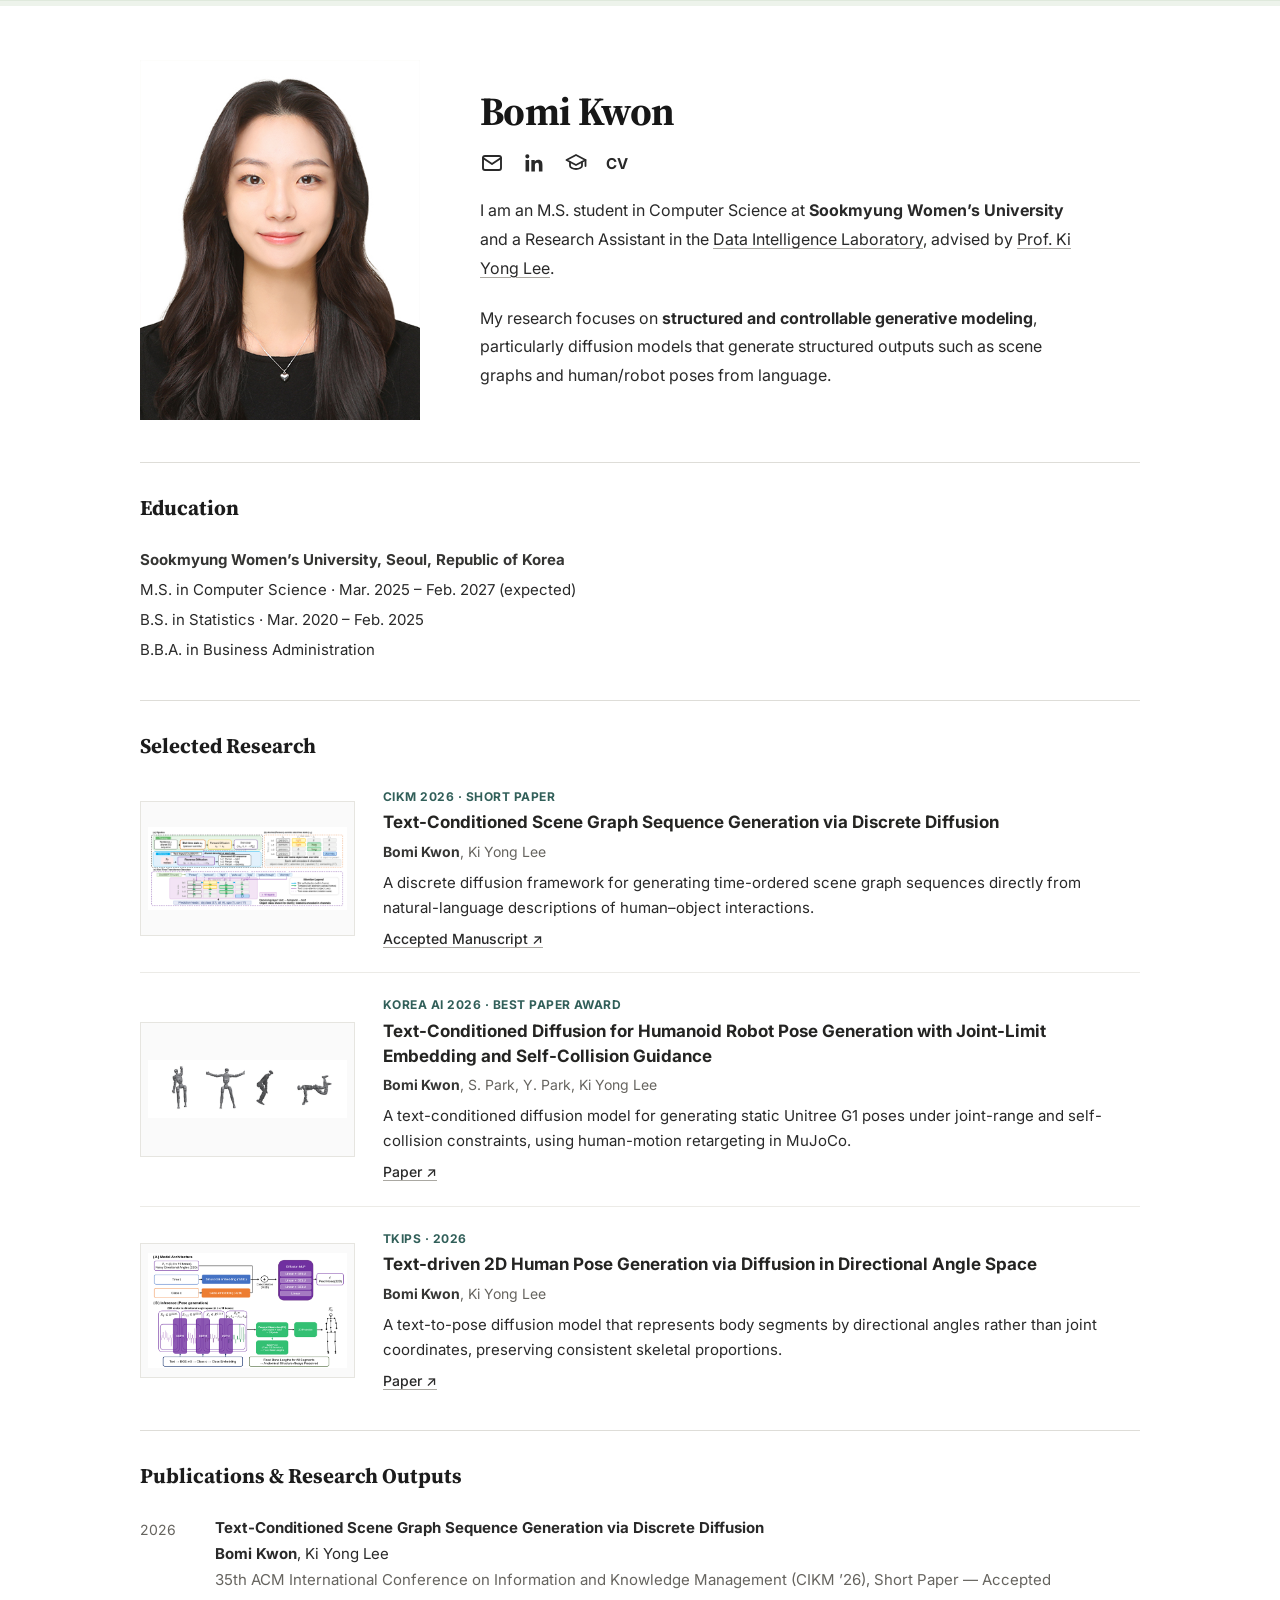
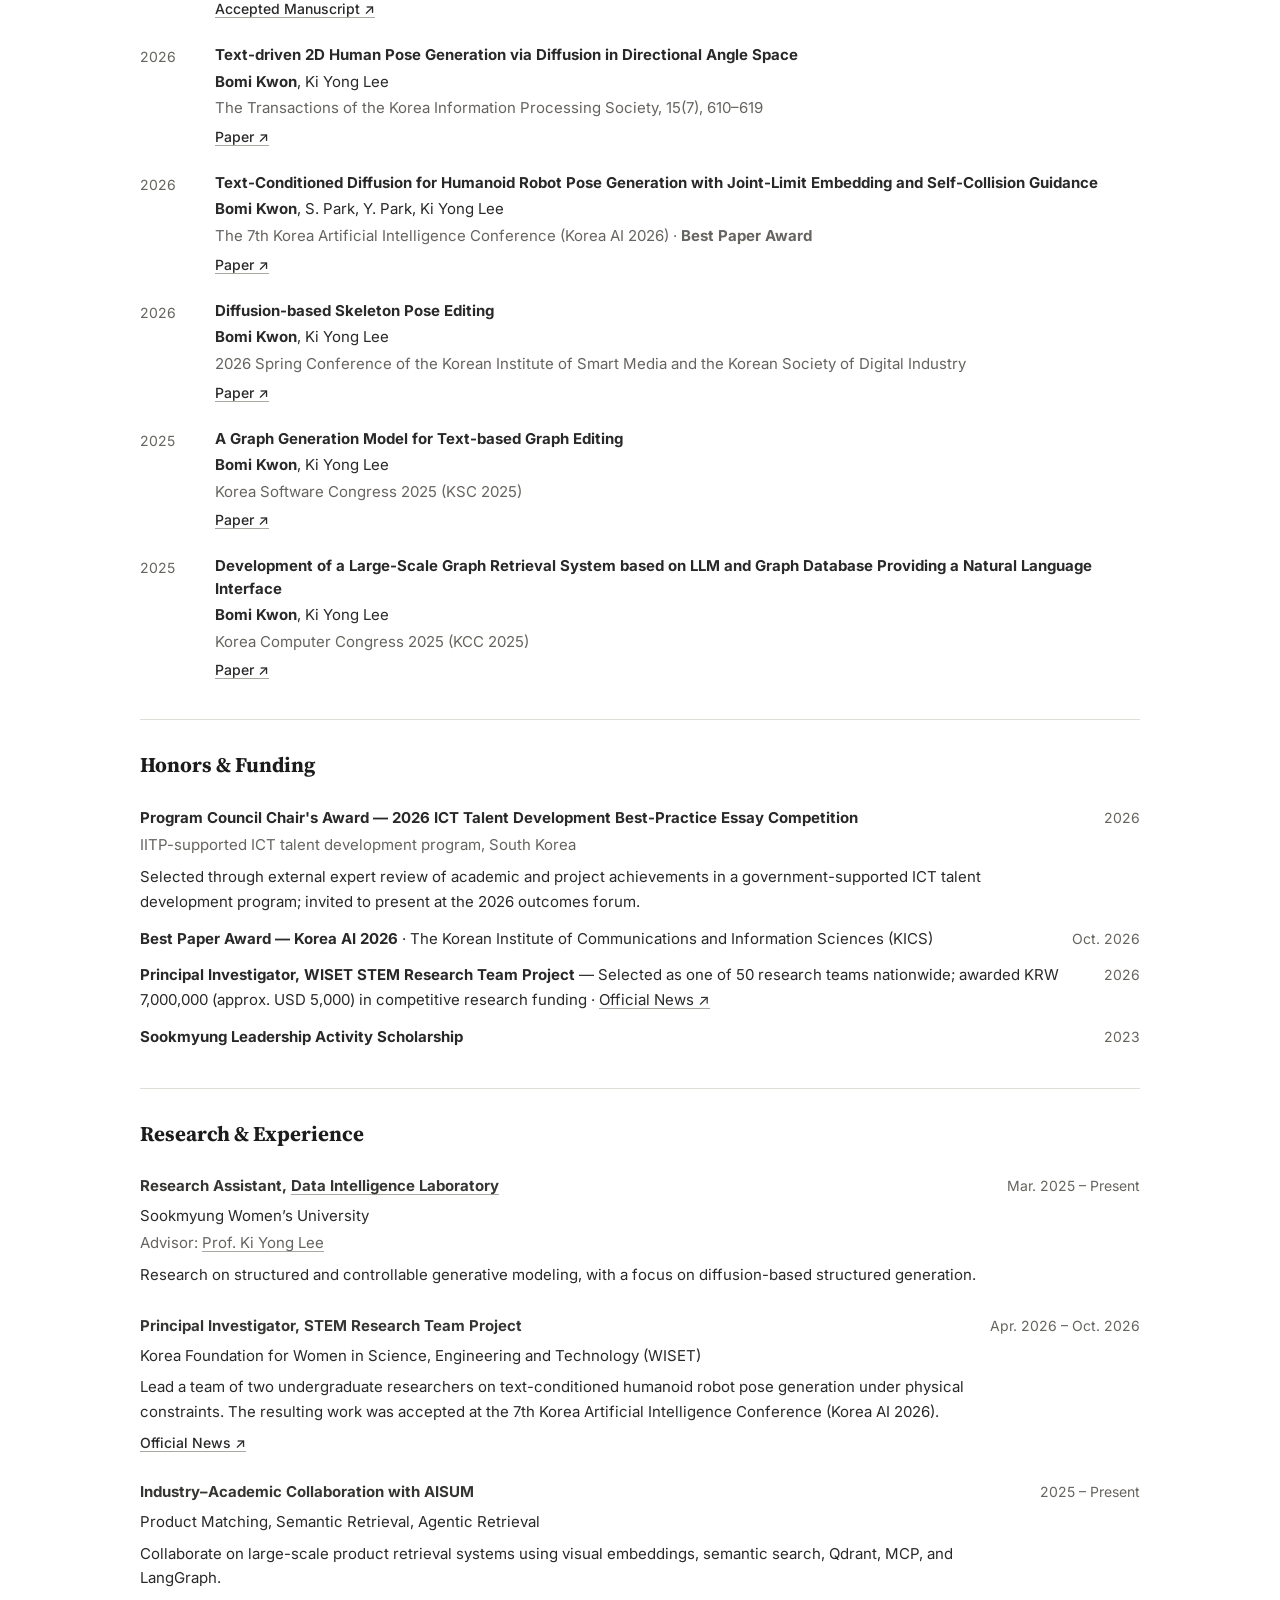
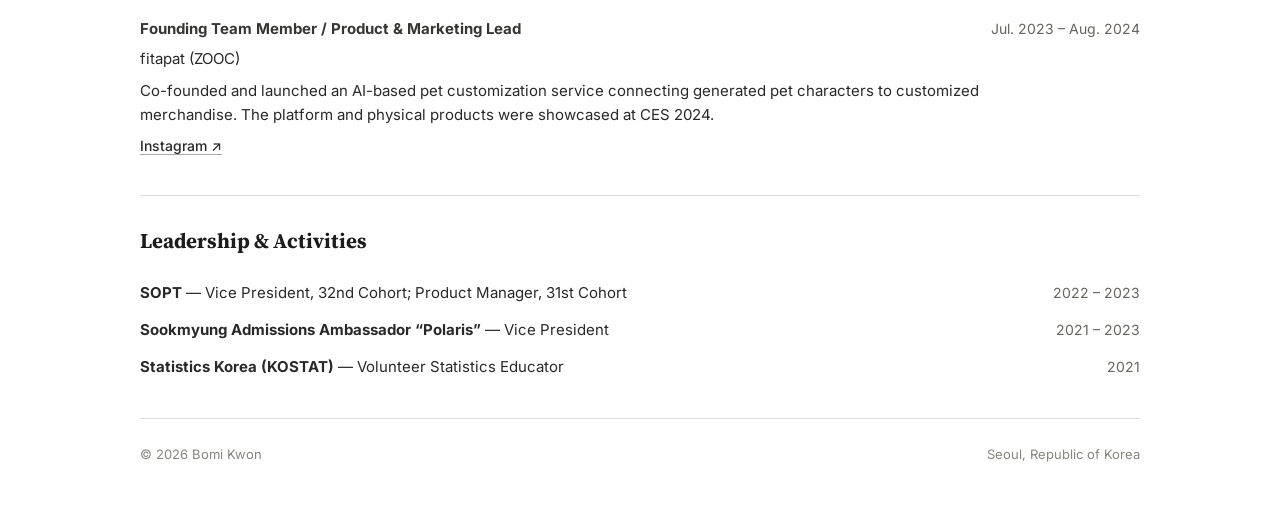
<file: index.html>
<!doctype html>
<html lang="en">
<head>
<!-- Google tag (gtag.js) -->
<script async src="https://www.googletagmanager.com/gtag/js?id=G-M6YSWJ2K2M"></script>
<script>
  window.dataLayer = window.dataLayer || [];
  function gtag(){dataLayer.push(arguments);}
  gtag('js', new Date());

  gtag('config', 'G-M6YSWJ2K2M');
</script>

<meta charset="utf-8">
<meta name="viewport" content="width=device-width, initial-scale=1">

<title>Bomi Kwon</title>

<meta name="description"
      content="Bomi Kwon — M.S. student in Computer Science working on structured and controllable generative modeling and diffusion models.">

<meta property="og:type" content="website">
<meta property="og:title" content="Bomi Kwon">
<meta property="og:description"
      content="Structured and controllable generative modeling, diffusion models, and language-conditioned structured generation.">
<meta property="og:url" content="https://kwonbomi.github.io/">
<meta property="og:image" content="https://kwonbomi.github.io/assets/og.png">

<meta name="twitter:card" content="summary_large_image">
<meta name="twitter:title" content="Bomi Kwon">
<meta name="twitter:description"
      content="Structured and controllable generative modeling, diffusion models, and language-conditioned structured generation.">
<meta name="twitter:image" content="https://kwonbomi.github.io/assets/og.png">

<link rel="preconnect" href="https://fonts.googleapis.com">
<link rel="preconnect" href="https://fonts.gstatic.com" crossorigin>
<link href="https://fonts.googleapis.com/css2?family=Inter:wght@400;500;600;700&family=Source+Serif+4:wght@600;700&display=swap" rel="stylesheet">

<style>

:root {
  --text: #292929;
  --muted: #66645f;
  --soft: #888680;
  --line: #deddd8;
  --accent: #315f59;
  --bg: #ffffff;
  --figure-bg: #fafafa;
  --max-width: 1000px;
}

* {
  box-sizing: border-box;
}

html {
  scroll-behavior: smooth;
}

body {
  margin: 0;
  background: var(--bg);
  color: var(--text);
  font-family: "Inter", -apple-system, BlinkMacSystemFont, "Segoe UI", sans-serif;
  font-size: 15px;
  line-height: 1.65;
  -webkit-font-smoothing: antialiased;
}

a {
  color: inherit;
  text-decoration-color: #aaa8a2;
  text-underline-offset: 3px;
  text-decoration-thickness: 1px;
}

a:hover {
  color: var(--accent);
  text-decoration-color: var(--accent);
}

.page {
  width: min(var(--max-width), calc(100% - 48px));
  margin: 0 auto;
}

.top-rule {
  height: 6px;
  background: #edf3eb;
  border-top: 1px solid #dfe9dc;
}


/* =========================================================
   INTRO
========================================================= */

.intro {
  display: grid;
  grid-template-columns: 280px 1fr;
  gap: 60px;
  align-items: center;
  padding: 54px 0 42px;
}

.profile-wrap {
  width: 280px;
}

.profile-photo {
  display: block;
  width: 280px;
  height: auto;
  object-fit: contain;
  background: #f5f5f3;
}

.intro-copy {
  max-width: 600px;
}

.intro-copy h1 {
  margin: 0 0 18px;
  font-family: "Source Serif 4", Georgia, serif;
  font-size: 40px;
  line-height: 1.08;
  letter-spacing: -0.6px;
  color: #171717;
}

.contact-line {
  margin: 0 0 34px;
  display: flex;
  align-items: center;
  flex-wrap: wrap;
  gap: 18px;
}

.contact-line a {
  display: inline-flex;
  align-items: center;
  justify-content: center;
  color: #292929;
  text-decoration: none;
  transition: color 0.15s ease, transform 0.15s ease;
}

.contact-line a:hover {
  color: var(--accent);
  transform: translateY(-1px);
}

.contact-icon {
  width: 24px;
  height: 24px;
  flex-shrink: 0;
}

.contact-cv {
  font-size: 15px;
  line-height: 1;
  font-weight: 700;
  letter-spacing: 0.02em;
}

.contact-label {
  position: absolute;
  width: 1px;
  height: 1px;
  padding: 0;
  margin: -1px;
  overflow: hidden;
  clip: rect(0, 0, 0, 0);
  white-space: nowrap;
  border: 0;
}

.intro-copy p {
  margin: 0 0 21px;
  font-size: 16px;
  line-height: 1.8;
}

.intro-copy p:last-child {
  margin-bottom: 0;
}


/* =========================================================
   SECTIONS
========================================================= */

.section {
  border-top: 1px solid var(--line);
  padding: 32px 0 38px;
}

.section h2 {
  margin: 0 0 27px;
  font-family: "Source Serif 4", Georgia, serif;
  font-size: 21px;
  line-height: 1.25;
  color: #1c1c1c;
}

.subheading {
  margin: 30px 0 15px;
  font-size: 14px;
  font-weight: 700;
}


/* =========================================================
   EDUCATION / EXPERIENCE
========================================================= */

.entry {
  margin-bottom: 26px;
}

.entry:last-child {
  margin-bottom: 0;
}

.entry-top {
  display: flex;
  justify-content: space-between;
  align-items: baseline;
  gap: 30px;
}

.entry-title {
  font-weight: 700;
  color: #353533;
}

.entry-date {
  flex-shrink: 0;
  color: var(--muted);
  font-size: 14px;
  white-space: nowrap;
}

.entry-role {
  margin-top: 5px;
}

.entry-detail {
  margin-top: 3px;
  color: var(--muted);
}

.entry-note {
  max-width: 850px;
  margin-top: 7px;
}

.entry-links {
  margin-top: 6px;
  font-size: 14px;
  font-weight: 500;
}


/* =========================================================
   SELECTED RESEARCH
========================================================= */

.research-list {
  display: flex;
  flex-direction: column;
}

.research-item {
  display: grid;
  grid-template-columns: 215px 1fr;
  gap: 28px;
  align-items: center;
  padding: 22px 0;
  border-bottom: 1px solid #ecebe7;
}

.research-item:first-child {
  padding-top: 0;
}

.research-item:last-child {
  border-bottom: 0;
  padding-bottom: 0;
}

.research-thumb {
  width: 215px;
  height: 135px;
  border: 1px solid #e6e5e0;
  background: var(--figure-bg);
  padding: 7px;
  display: flex;
  align-items: center;
  justify-content: center;
}

.research-thumb img {
  display: block;
  width: 100%;
  height: 100%;
  object-fit: contain;
}

.research-copy {
  min-width: 0;
}

.research-meta {
  margin-bottom: 4px;
  color: var(--accent);
  font-size: 12px;
  font-weight: 700;
  letter-spacing: 0.04em;
  text-transform: uppercase;
}

.research-title {
  margin: 0 0 5px;
  font-size: 17px;
  line-height: 1.45;
  font-weight: 700;
  color: #242422;
}

.research-authors {
  margin: 0 0 7px;
  font-size: 14px;
  color: var(--muted);
}

.research-authors strong {
  color: #363634;
}

.research-description {
  margin: 0;
  line-height: 1.67;
}

.research-links {
  margin-top: 7px;
  font-size: 14px;
  font-weight: 500;
}


/* =========================================================
   PUBLICATIONS
========================================================= */

.publication {
  display: grid;
  grid-template-columns: 58px 1fr;
  gap: 17px;
  margin-bottom: 24px;
}

.publication:last-child {
  margin-bottom: 0;
}

.pub-year {
  color: var(--muted);
  font-size: 14px;
  padding-top: 1px;
}

.pub-title {
  margin: 0 0 3px;
  font-weight: 700;
  line-height: 1.48;
}

.pub-authors {
  margin: 0 0 2px;
}

.pub-venue {
  margin: 0;
  color: var(--muted);
}

.pub-links {
  margin-top: 4px;
  font-size: 14px;
  font-weight: 500;
}


/* =========================================================
   COMPACT ITEMS
========================================================= */

.compact-list {
  display: flex;
  flex-direction: column;
  gap: 12px;
}

.compact-item {
  display: grid;
  grid-template-columns: 1fr auto;
  gap: 22px;
}

.compact-main strong {
  font-weight: 700;
}

.compact-date {
  color: var(--muted);
  white-space: nowrap;
  font-size: 14px;
}


/* =========================================================
   FOOTER
========================================================= */

footer {
  border-top: 1px solid var(--line);
  padding: 25px 0 42px;
  color: var(--soft);
  font-size: 13px;
}

.footer-inner {
  display: flex;
  justify-content: space-between;
  gap: 20px;
}


/* =========================================================
   MOBILE
========================================================= */

@media (max-width: 760px) {

  .page {
    width: min(100% - 32px, var(--max-width));
  }

  .intro {
    grid-template-columns: 1fr;
    gap: 27px;
    padding: 32px 0 34px;
  }

  .profile-wrap,
  .profile-photo {
    width: 220px;
  }

  .profile-photo {
    height: auto;
  }

  .intro-copy h1 {
    font-size: 35px;
  }

  .contact-line {
    margin-bottom: 27px;
  }

  .research-item {
    grid-template-columns: 1fr;
    gap: 15px;
  }

  .research-thumb {
    width: 100%;
    height: 185px;
  }

  .entry-top {
    display: block;
  }

  .entry-date {
    display: block;
    margin-top: 2px;
  }

  .publication {
    grid-template-columns: 1fr;
    gap: 2px;
  }

  .compact-item {
    grid-template-columns: 1fr;
    gap: 1px;
  }

  .footer-inner {
    display: block;
  }
}

</style>
</head>

<body>

<div class="top-rule"></div>

<main class="page">


<!-- ======================================================
     INTRO
====================================================== -->

<section class="intro">

  <div class="profile-wrap">
    <img
      src="assets/profile.jpg"
      alt="Bomi Kwon"
      class="profile-photo"
    >
  </div>

  <div class="intro-copy">

    <h1>Bomi Kwon</h1>

    <p class="contact-line">

      <!-- Email -->
      <a href="mailto:bomi9970@sookmyung.ac.kr"
         aria-label="Email"
         title="Email">
        <svg class="contact-icon"
             viewBox="0 0 24 24"
             fill="none"
             stroke="currentColor"
             stroke-width="1.9"
             stroke-linecap="round"
             stroke-linejoin="round"
             aria-hidden="true">
          <rect x="3" y="5" width="18" height="14" rx="2"></rect>
          <path d="M3 7l9 6 9-6"></path>
        </svg>
        <span class="contact-label">Email</span>
      </a>

      <!-- LinkedIn -->
      <a href="https://www.linkedin.com/in/bomi-kwon-6a53bb333/"
         target="_blank"
         rel="noopener noreferrer"
         aria-label="LinkedIn"
         title="LinkedIn">
        <svg class="contact-icon"
             viewBox="0 0 24 24"
             fill="currentColor"
             aria-hidden="true">
          <path d="M20.447 20.452h-3.554v-5.569c0-1.328-.027-3.037-1.852-3.037-1.853 0-2.136 1.447-2.136 2.94v5.666H9.351V9h3.414v1.561h.049c.476-.9 1.637-1.85 3.368-1.85 3.602 0 4.267 2.37 4.267 5.455v6.286zM5.337 7.433a2.062 2.062 0 1 1 0-4.124 2.062 2.062 0 0 1 0 4.124zM3.56 9h3.555v11.452H3.56V9z"/>
        </svg>
        <span class="contact-label">LinkedIn</span>
      </a>

      <!-- Google Scholar -->
      <a href="https://scholar.google.com/citations?user=nEvHBHUAAAAJ"
         target="_blank"
         rel="noopener noreferrer"
         aria-label="Google Scholar"
         title="Google Scholar">
        <svg class="contact-icon"
             viewBox="0 0 24 24"
             fill="none"
             stroke="currentColor"
             stroke-width="1.8"
             stroke-linecap="round"
             stroke-linejoin="round"
             aria-hidden="true">
          <path d="M12 4 2.5 9 12 14 21.5 9 12 4Z"></path>
          <path d="M6 11.2V15c0 1.4 2.7 3 6 3s6-1.6 6-3v-3.8"></path>
          <path d="M21.5 9V15"></path>
        </svg>
        <span class="contact-label">Google Scholar</span>
      </a>

      <!-- CV -->
      <a href="BomiKwon_CV.pdf"
         target="_blank"
         rel="noopener noreferrer"
         aria-label="Curriculum Vitae"
         title="CV"
         class="contact-cv">CV</a>

    </p>

    <p>
      I am an M.S. student in Computer Science at
      <strong>Sookmyung Women’s University</strong> and a Research Assistant in the
      <a href="http://cs.sookmyung.ac.kr/~kylee/dilab/"
         target="_blank"
         rel="noopener noreferrer">Data Intelligence Laboratory</a>,
      advised by
      <a href="http://cs.sookmyung.ac.kr/~kylee/"
         target="_blank"
         rel="noopener noreferrer">Prof. Ki Yong Lee</a>.
    </p>

    <p>
      My research focuses on
      <strong>structured and controllable generative modeling</strong>,
      particularly diffusion models that generate structured outputs such as
      scene graphs and human/robot poses from language.
    </p>

  </div>

</section>


<!-- ======================================================
     EDUCATION
====================================================== -->

<section class="section" id="education">

  <h2>Education</h2>

  <div class="entry">

    <div class="entry-title">
      Sookmyung Women’s University, Seoul, Republic of Korea
    </div>

    <div class="entry-role">
      M.S. in Computer Science · Mar. 2025 – Feb. 2027 (expected)
    </div>

    <div class="entry-role">
      B.S. in Statistics · Mar. 2020 – Feb. 2025
    </div>

    <div class="entry-role">
      B.B.A. in Business Administration
    </div>

  </div>

</section>


<!-- ======================================================
     SELECTED RESEARCH
====================================================== -->

<section class="section" id="research">

  <h2>Selected Research</h2>

  <div class="research-list">


    <!-- CIKM -->
    <div class="research-item">

      <a href="assets/cikm_pipeline.png"
         target="_blank"
         rel="noopener noreferrer"
         class="research-thumb">

        <img
          src="assets/cikm_pipeline.png"
          alt="Text-conditioned scene graph sequence generation pipeline"
        >

      </a>

      <div class="research-copy">

        <div class="research-meta">
          CIKM 2026 · Short Paper
        </div>

        <h3 class="research-title">
          Text-Conditioned Scene Graph Sequence Generation via Discrete Diffusion
        </h3>

        <p class="research-authors">
          <strong>Bomi Kwon</strong>, Ki Yong Lee
        </p>

        <p class="research-description">
          A discrete diffusion framework for generating time-ordered scene graph
          sequences directly from natural-language descriptions of human–object interactions.
        </p>

        <div class="research-links">
          <a href="CIKM2026_4268_CameraReady.pdf"
             target="_blank"
             rel="noopener noreferrer">
            Accepted Manuscript ↗
          </a>
        </div>

      </div>

    </div>


    <!-- HUMANOID -->
    <div class="research-item">

      <a href="assets/humanoid_robots.png"
         target="_blank"
         rel="noopener noreferrer"
         class="research-thumb">

        <img
          src="assets/humanoid_robots.png"
          alt="Generated Unitree G1 humanoid robot poses"
        >

      </a>

      <div class="research-copy">

        <div class="research-meta">
          Korea AI 2026 · Best Paper Award
        </div>

        <h3 class="research-title">
          Text-Conditioned Diffusion for Humanoid Robot Pose Generation with Joint-Limit Embedding and Self-Collision Guidance
        </h3>

        <p class="research-authors">
          <strong>Bomi Kwon</strong>, S. Park, Y. Park, Ki Yong Lee
        </p>

        <p class="research-description">
          A text-conditioned diffusion model for generating static Unitree G1 poses
          under joint-range and self-collision constraints, using human-motion
          retargeting in MuJoCo.
        </p>

        <div class="research-links">
          <a href="KICS2026_paper.pdf"
             target="_blank"
             rel="noopener noreferrer">
            Paper ↗
          </a>
        </div>

      </div>

    </div>


    <!-- TKIPS -->
    <div class="research-item">

      <a href="assets/tkips_pipeline.png"
         target="_blank"
         rel="noopener noreferrer"
         class="research-thumb">

        <img
          src="assets/tkips_pipeline.png"
          alt="Directional-angle diffusion pipeline for text-driven 2D pose generation"
        >

      </a>

      <div class="research-copy">

        <div class="research-meta">
          TKIPS · 2026
        </div>

        <h3 class="research-title">
          Text-driven 2D Human Pose Generation via Diffusion in Directional Angle Space
        </h3>

        <p class="research-authors">
          <strong>Bomi Kwon</strong>, Ki Yong Lee
        </p>

        <p class="research-description">
          A text-to-pose diffusion model that represents body segments by directional
          angles rather than joint coordinates, preserving consistent skeletal proportions.
        </p>

        <div class="research-links">
          <a href="https://doi.org/10.3745/TKIPS.2026.15.7.610"
             target="_blank"
             rel="noopener noreferrer">
            Paper ↗
          </a>
        </div>

      </div>

    </div>

  </div>

</section>


<!-- ======================================================
     PUBLICATIONS
====================================================== -->

<section class="section" id="publications">

  <h2>Publications & Research Outputs</h2>


  <!-- CIKM -->
  <div class="publication">

    <div class="pub-year">
      2026
    </div>

    <div>

      <p class="pub-title">
        Text-Conditioned Scene Graph Sequence Generation via Discrete Diffusion
      </p>

      <p class="pub-authors">
        <strong>Bomi Kwon</strong>, Ki Yong Lee
      </p>

      <p class="pub-venue">
        35th ACM International Conference on Information and Knowledge Management
        (CIKM ’26), Short Paper — Accepted
      </p>

      <div class="pub-links">
        <a href="CIKM2026_4268_CameraReady.pdf"
           target="_blank"
           rel="noopener noreferrer">
          Accepted Manuscript ↗
        </a>
      </div>

    </div>

  </div>


  <!-- TKIPS -->
  <div class="publication">

    <div class="pub-year">
      2026
    </div>

    <div>

      <p class="pub-title">
        Text-driven 2D Human Pose Generation via Diffusion in Directional Angle Space
      </p>

      <p class="pub-authors">
        <strong>Bomi Kwon</strong>, Ki Yong Lee
      </p>

      <p class="pub-venue">
        The Transactions of the Korea Information Processing Society,
        15(7), 610–619
      </p>

      <div class="pub-links">
        <a href="https://doi.org/10.3745/TKIPS.2026.15.7.610"
           target="_blank"
           rel="noopener noreferrer">
          Paper ↗
        </a>
      </div>

    </div>

  </div>

  <!-- KOREA AI 2026 -->
  <div class="publication">

    <div class="pub-year">
      2026
    </div>

    <div>

      <p class="pub-title">
        Text-Conditioned Diffusion for Humanoid Robot Pose Generation
        with Joint-Limit Embedding and Self-Collision Guidance
      </p>

      <p class="pub-authors">
        <strong>Bomi Kwon</strong>, S. Park, Y. Park, Ki Yong Lee
      </p>

      <p class="pub-venue">
        The 7th Korea Artificial Intelligence Conference (Korea AI 2026)
        · <strong>Best Paper Award</strong>
      </p>

      <div class="pub-links">
        <a href="KICS2026_paper.pdf"
           target="_blank"
           rel="noopener noreferrer">
          Paper ↗
        </a>
      </div>

    </div>

  </div>


  <!-- SPRING 2026 -->
  <div class="publication">

    <div class="pub-year">
      2026
    </div>

    <div>

      <p class="pub-title">
        Diffusion-based Skeleton Pose Editing
      </p>

      <p class="pub-authors">
        <strong>Bomi Kwon</strong>, Ki Yong Lee
      </p>

      <p class="pub-venue">
        2026 Spring Conference of the Korean Institute of Smart Media
        and the Korean Society of Digital Industry
      </p>

      <div class="pub-links">
        <a href="spring2026_poseediting.pdf"
           target="_blank"
           rel="noopener noreferrer">
          Paper ↗
        </a>
      </div>

    </div>

  </div>


  <!-- KSC 2025 -->
  <div class="publication">

    <div class="pub-year">
      2025
    </div>

    <div>

      <p class="pub-title">
        A Graph Generation Model for Text-based Graph Editing
      </p>

      <p class="pub-authors">
        <strong>Bomi Kwon</strong>, Ki Yong Lee
      </p>

      <p class="pub-venue">
        Korea Software Congress 2025 (KSC 2025)
      </p>

      <div class="pub-links">
        <a href="https://www.dbpia.co.kr/journal/articleDetail?nodeId=NODE12577607"
           target="_blank"
           rel="noopener noreferrer">
          Paper ↗
        </a>
      </div>

    </div>

  </div>


  <!-- KCC 2025 -->
  <div class="publication">

    <div class="pub-year">
      2025
    </div>

    <div>

      <p class="pub-title">
        Development of a Large-Scale Graph Retrieval System based on LLM
        and Graph Database Providing a Natural Language Interface
      </p>

      <p class="pub-authors">
        <strong>Bomi Kwon</strong>, Ki Yong Lee
      </p>

      <p class="pub-venue">
        Korea Computer Congress 2025 (KCC 2025)
      </p>

      <div class="pub-links">
        <a href="https://www.dbpia.co.kr/journal/articleDetail?nodeId=NODE12318509"
           target="_blank"
           rel="noopener noreferrer">
          Paper ↗
        </a>
      </div>

    </div>

  </div>


</section>


<!-- ======================================================
     HONORS & FUNDING
====================================================== -->

<section class="section" id="honors">

  <h2>Honors & Funding</h2>

  <div class="compact-list">

    <!-- ICT TALENT DEVELOPMENT AWARD -->
    <div class="compact-item">
      <div class="compact-main">
        <strong>Program Council Chair's Award — 2026 ICT Talent Development Best-Practice Essay Competition</strong>
        <div class="entry-detail">IITP-supported ICT talent development program, South Korea</div>
        <div class="entry-note">
          Selected through external expert review of academic and project achievements in a government-supported ICT talent development program; invited to present at the 2026 outcomes forum.
        </div>
      </div>
      <div class="compact-date">2026</div>
    </div>

    <!-- KOREA AI 2026 PAPER AWARD -->
    <div class="compact-item">
      <div class="compact-main">
        <strong>Best Paper Award — Korea AI 2026</strong>
        · The Korean Institute of Communications and Information Sciences (KICS)
      </div>
      <div class="compact-date">Oct. 2026</div>
    </div>

    <!-- WISET RESEARCH FUNDING -->
    <div class="compact-item">
      <div class="compact-main">
        <strong>Principal Investigator, WISET STEM Research Team Project</strong>
        — Selected as one of 50 research teams nationwide;
        awarded KRW 7,000,000 (approx. USD 5,000) in competitive research funding
        ·
        <a href="https://www.sookmyung.ac.kr/kr/news/award-news.do?mode=view&amp;articleNo=93067&amp;article.offset=27&amp;articleLimit=9"
           target="_blank" rel="noopener noreferrer">Official News ↗</a>
      </div>
      <div class="compact-date">2026</div>
    </div>

    <!-- SCHOLARSHIP -->
    <div class="compact-item">
      <div class="compact-main">
        <strong>Sookmyung Leadership Activity Scholarship</strong>
      </div>
      <div class="compact-date">2023</div>
    </div>

  </div>

</section>


<!-- ======================================================
     RESEARCH & EXPERIENCE
====================================================== -->

<section class="section" id="experience">

  <h2>Research & Experience</h2>


  <!-- DILAB -->
  <div class="entry">

    <div class="entry-top">

      <div class="entry-title">
        Research Assistant,
        <a href="http://cs.sookmyung.ac.kr/~kylee/dilab/"
           target="_blank"
           rel="noopener noreferrer">
          Data Intelligence Laboratory
        </a>
      </div>

      <div class="entry-date">
        Mar. 2025 – Present
      </div>

    </div>

    <div class="entry-role">
      Sookmyung Women’s University
    </div>

    <div class="entry-detail">
      Advisor:
      <a href="http://cs.sookmyung.ac.kr/~kylee/"
         target="_blank"
         rel="noopener noreferrer">
        Prof. Ki Yong Lee
      </a>
    </div>

    <div class="entry-note">
      Research on structured and controllable generative modeling,
      with a focus on diffusion-based structured generation.
    </div>

  </div>


  <!-- WISET -->
  <div class="entry">

    <div class="entry-top">

      <div class="entry-title">
        Principal Investigator, STEM Research Team Project
      </div>

      <div class="entry-date">
        Apr. 2026 – Oct. 2026
      </div>

    </div>

    <div class="entry-role">
      Korea Foundation for Women in Science, Engineering and Technology (WISET)
    </div>

    <div class="entry-note">
      Lead a team of two undergraduate researchers on text-conditioned
      humanoid robot pose generation under physical constraints.
      The resulting work was accepted at the 7th Korea Artificial Intelligence Conference (Korea AI 2026).
    </div>

    <div class="entry-links">
      <a href="https://www.sookmyung.ac.kr/kr/news/award-news.do?mode=view&amp;articleNo=93067&amp;article.offset=27&amp;articleLimit=9"
         target="_blank"
         rel="noopener noreferrer">
        Official News ↗
      </a>
    </div>

  </div>


  <!-- AISUM -->
  <div class="entry">

    <div class="entry-top">

      <div class="entry-title">
        Industry–Academic Collaboration with AISUM
      </div>

      <div class="entry-date">
        2025 – Present
      </div>

    </div>

    <div class="entry-role">
      Product Matching, Semantic Retrieval, Agentic Retrieval
    </div>

    <div class="entry-note">
      Collaborate on large-scale product retrieval systems using
      visual embeddings, semantic search, Qdrant, MCP, and LangGraph.
    </div>

  </div>


  <!-- FITAPAT -->
  <div class="entry">

    <div class="entry-top">

      <div class="entry-title">
        Founding Team Member / Product & Marketing Lead
      </div>

      <div class="entry-date">
        Jul. 2023 – Aug. 2024
      </div>

    </div>

    <div class="entry-role">
      fitapat (ZOOC)
    </div>

    <div class="entry-note">
      Co-founded and launched an AI-based pet customization service
      connecting generated pet characters to customized merchandise.
      The platform and physical products were showcased at CES 2024.
    </div>

    <div class="entry-links">
      <a href="https://www.instagram.com/fitapat.official/"
         target="_blank"
         rel="noopener noreferrer">
        Instagram ↗
      </a>
    </div>

  </div>

</section>


<!-- ======================================================
     LEADERSHIP & ACTIVITIES
====================================================== -->

<section class="section" id="leadership">

  <h2>Leadership & Activities</h2>

  <div class="compact-list">

    <div class="compact-item">
      <div class="compact-main">
        <strong>SOPT</strong>
        — Vice President, 32nd Cohort; Product Manager, 31st Cohort
      </div>
      <div class="compact-date">2022 – 2023</div>
    </div>

    <div class="compact-item">
      <div class="compact-main">
        <strong>Sookmyung Admissions Ambassador “Polaris”</strong>
        — Vice President
      </div>
      <div class="compact-date">2021 – 2023</div>
    </div>

    <div class="compact-item">
      <div class="compact-main">
        <strong>Statistics Korea (KOSTAT)</strong>
        — Volunteer Statistics Educator
      </div>
      <div class="compact-date">2021</div>
    </div>

  </div>

</section>


<!-- ======================================================
     FOOTER
====================================================== -->

<footer>

  <div class="footer-inner">

    <span>
      © 2026 Bomi Kwon
    </span>

    <span>
      Seoul, Republic of Korea
    </span>

  </div>

</footer>


</main>

</body>
</html>
</file>
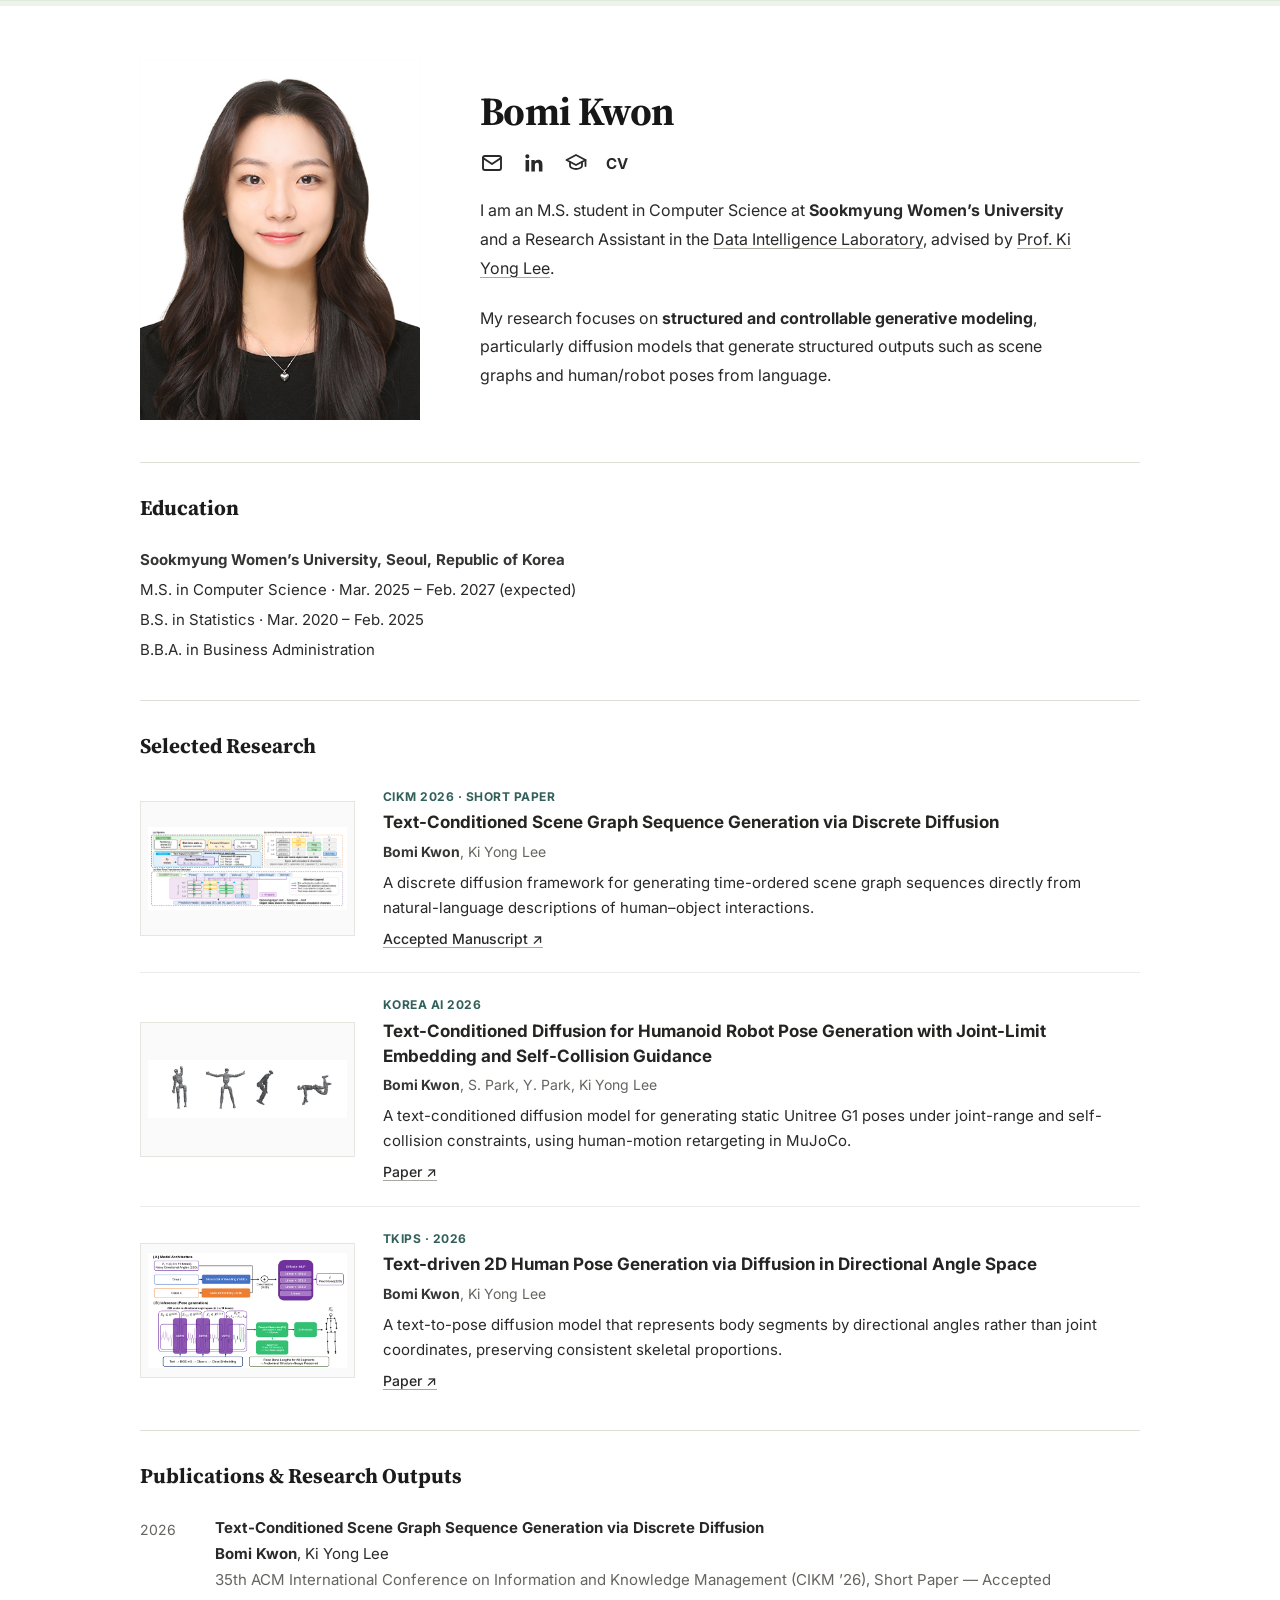
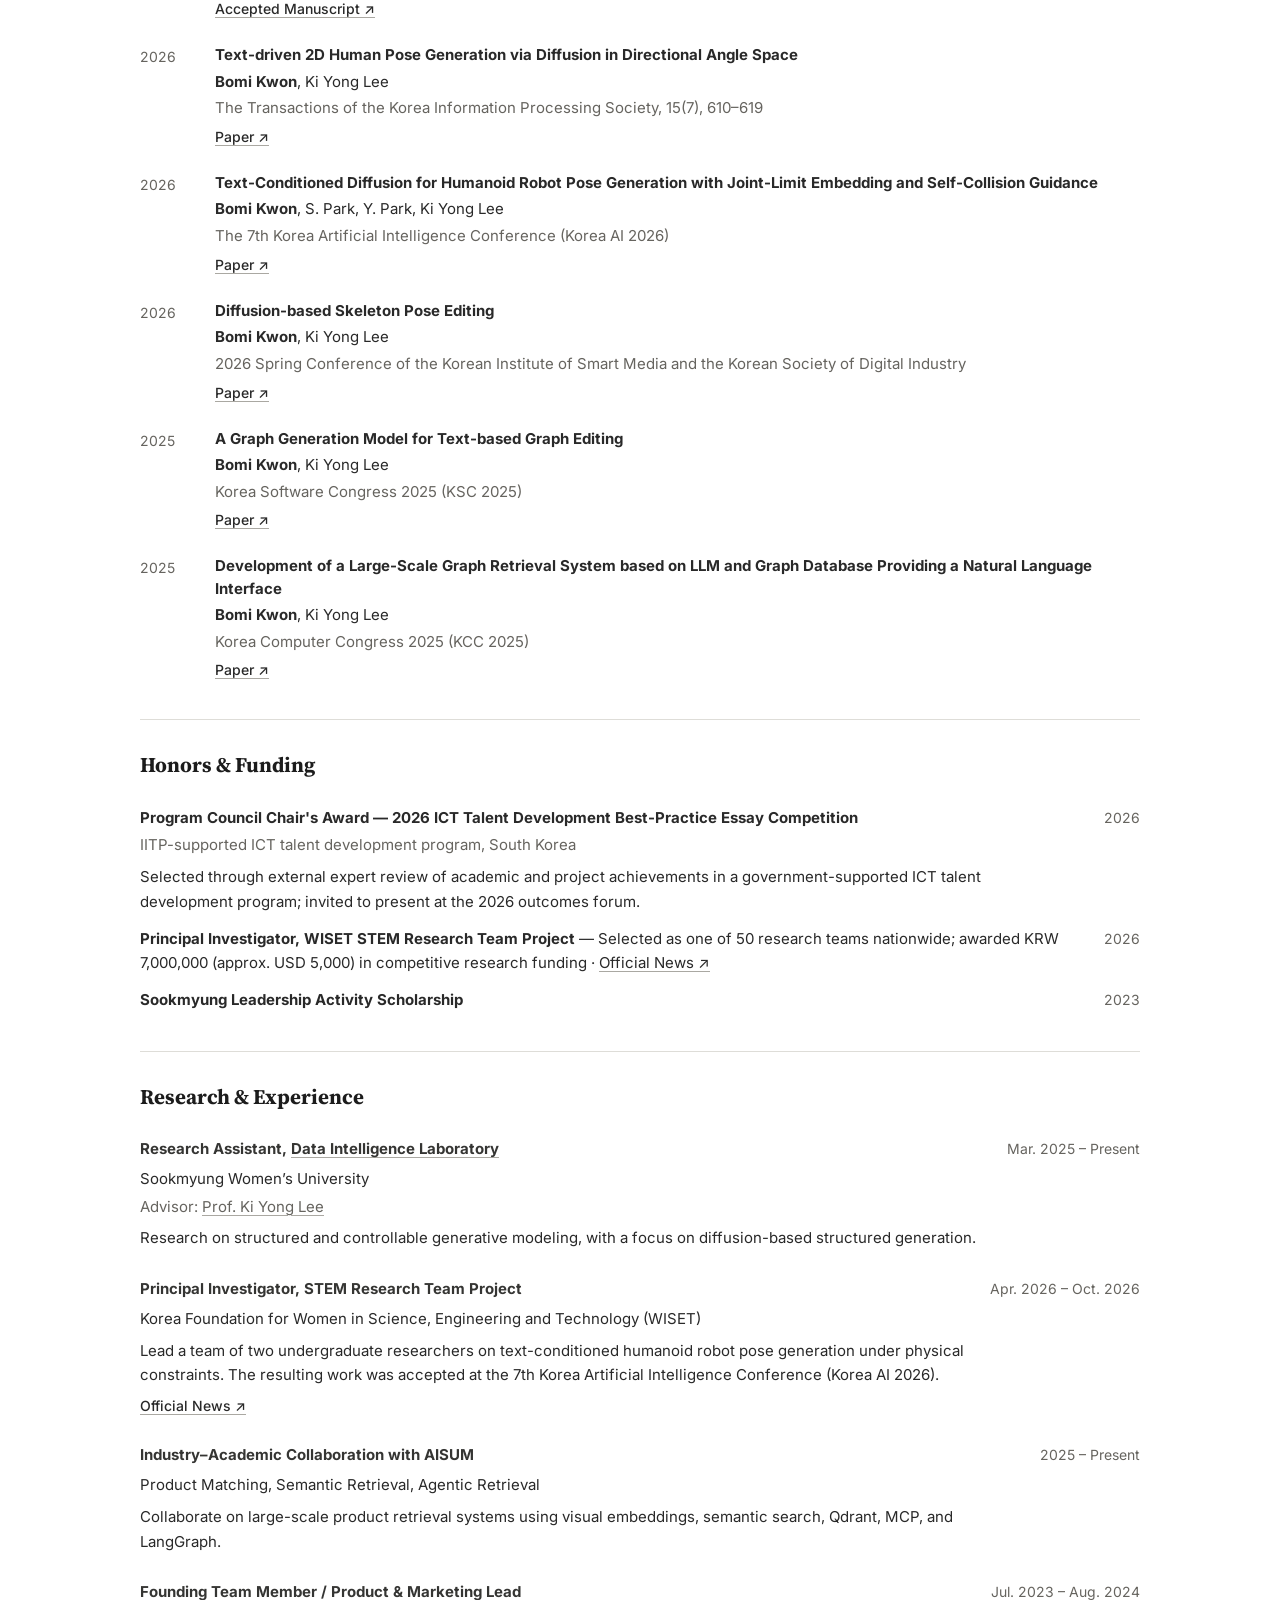
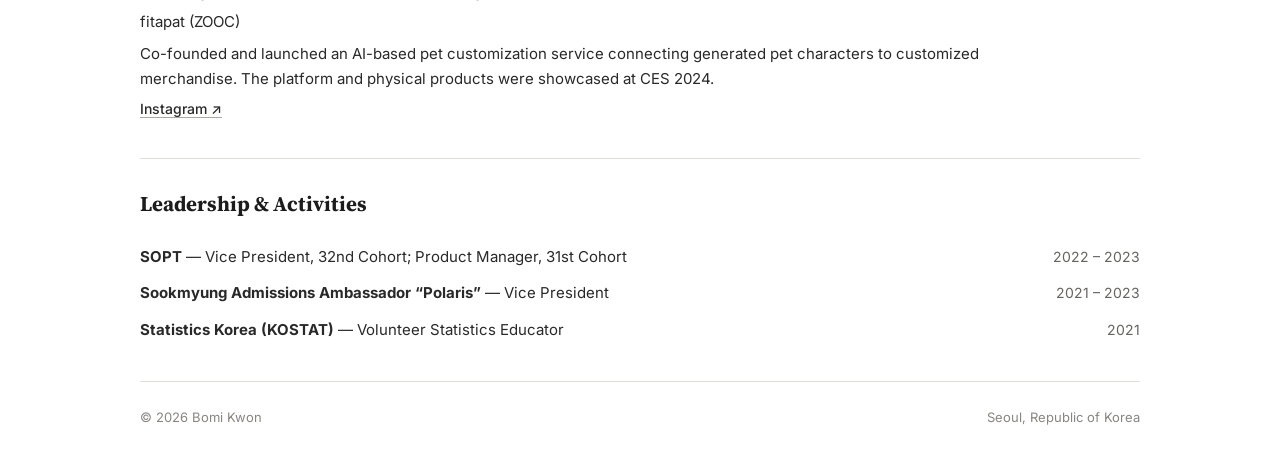
<file: BomiKwon_updated_index.html>
<!doctype html>
<html lang="en">
<head>
<!-- Google tag (gtag.js) -->
<script async src="https://www.googletagmanager.com/gtag/js?id=G-M6YSWJ2K2M"></script>
<script>
  window.dataLayer = window.dataLayer || [];
  function gtag(){dataLayer.push(arguments);}
  gtag('js', new Date());

  gtag('config', 'G-M6YSWJ2K2M');
</script>

<meta charset="utf-8">
<meta name="viewport" content="width=device-width, initial-scale=1">

<title>Bomi Kwon</title>

<meta name="description"
      content="Bomi Kwon — M.S. student in Computer Science working on structured and controllable generative modeling and diffusion models.">

<meta property="og:type" content="website">
<meta property="og:title" content="Bomi Kwon">
<meta property="og:description"
      content="Structured and controllable generative modeling, diffusion models, and language-conditioned structured generation.">
<meta property="og:url" content="https://kwonbomi.github.io/">
<meta property="og:image" content="https://kwonbomi.github.io/assets/og.png">

<meta name="twitter:card" content="summary_large_image">
<meta name="twitter:title" content="Bomi Kwon">
<meta name="twitter:description"
      content="Structured and controllable generative modeling, diffusion models, and language-conditioned structured generation.">
<meta name="twitter:image" content="https://kwonbomi.github.io/assets/og.png">

<link rel="preconnect" href="https://fonts.googleapis.com">
<link rel="preconnect" href="https://fonts.gstatic.com" crossorigin>
<link href="https://fonts.googleapis.com/css2?family=Inter:wght@400;500;600;700&family=Source+Serif+4:wght@600;700&display=swap" rel="stylesheet">

<style>

:root {
  --text: #292929;
  --muted: #66645f;
  --soft: #888680;
  --line: #deddd8;
  --accent: #315f59;
  --bg: #ffffff;
  --figure-bg: #fafafa;
  --max-width: 1000px;
}

* {
  box-sizing: border-box;
}

html {
  scroll-behavior: smooth;
}

body {
  margin: 0;
  background: var(--bg);
  color: var(--text);
  font-family: "Inter", -apple-system, BlinkMacSystemFont, "Segoe UI", sans-serif;
  font-size: 15px;
  line-height: 1.65;
  -webkit-font-smoothing: antialiased;
}

a {
  color: inherit;
  text-decoration-color: #aaa8a2;
  text-underline-offset: 3px;
  text-decoration-thickness: 1px;
}

a:hover {
  color: var(--accent);
  text-decoration-color: var(--accent);
}

.page {
  width: min(var(--max-width), calc(100% - 48px));
  margin: 0 auto;
}

.top-rule {
  height: 6px;
  background: #edf3eb;
  border-top: 1px solid #dfe9dc;
}


/* =========================================================
   INTRO
========================================================= */

.intro {
  display: grid;
  grid-template-columns: 280px 1fr;
  gap: 60px;
  align-items: center;
  padding: 54px 0 42px;
}

.profile-wrap {
  width: 280px;
}

.profile-photo {
  display: block;
  width: 280px;
  height: auto;
  object-fit: contain;
  background: #f5f5f3;
}

.intro-copy {
  max-width: 600px;
}

.intro-copy h1 {
  margin: 0 0 18px;
  font-family: "Source Serif 4", Georgia, serif;
  font-size: 40px;
  line-height: 1.08;
  letter-spacing: -0.6px;
  color: #171717;
}

.contact-line {
  margin: 0 0 34px;
  display: flex;
  align-items: center;
  flex-wrap: wrap;
  gap: 18px;
}

.contact-line a {
  display: inline-flex;
  align-items: center;
  justify-content: center;
  color: #292929;
  text-decoration: none;
  transition: color 0.15s ease, transform 0.15s ease;
}

.contact-line a:hover {
  color: var(--accent);
  transform: translateY(-1px);
}

.contact-icon {
  width: 24px;
  height: 24px;
  flex-shrink: 0;
}

.contact-cv {
  font-size: 15px;
  line-height: 1;
  font-weight: 700;
  letter-spacing: 0.02em;
}

.contact-label {
  position: absolute;
  width: 1px;
  height: 1px;
  padding: 0;
  margin: -1px;
  overflow: hidden;
  clip: rect(0, 0, 0, 0);
  white-space: nowrap;
  border: 0;
}

.intro-copy p {
  margin: 0 0 21px;
  font-size: 16px;
  line-height: 1.8;
}

.intro-copy p:last-child {
  margin-bottom: 0;
}


/* =========================================================
   SECTIONS
========================================================= */

.section {
  border-top: 1px solid var(--line);
  padding: 32px 0 38px;
}

.section h2 {
  margin: 0 0 27px;
  font-family: "Source Serif 4", Georgia, serif;
  font-size: 21px;
  line-height: 1.25;
  color: #1c1c1c;
}

.subheading {
  margin: 30px 0 15px;
  font-size: 14px;
  font-weight: 700;
}


/* =========================================================
   EDUCATION / EXPERIENCE
========================================================= */

.entry {
  margin-bottom: 26px;
}

.entry:last-child {
  margin-bottom: 0;
}

.entry-top {
  display: flex;
  justify-content: space-between;
  align-items: baseline;
  gap: 30px;
}

.entry-title {
  font-weight: 700;
  color: #353533;
}

.entry-date {
  flex-shrink: 0;
  color: var(--muted);
  font-size: 14px;
  white-space: nowrap;
}

.entry-role {
  margin-top: 5px;
}

.entry-detail {
  margin-top: 3px;
  color: var(--muted);
}

.entry-note {
  max-width: 850px;
  margin-top: 7px;
}

.entry-links {
  margin-top: 6px;
  font-size: 14px;
  font-weight: 500;
}


/* =========================================================
   SELECTED RESEARCH
========================================================= */

.research-list {
  display: flex;
  flex-direction: column;
}

.research-item {
  display: grid;
  grid-template-columns: 215px 1fr;
  gap: 28px;
  align-items: center;
  padding: 22px 0;
  border-bottom: 1px solid #ecebe7;
}

.research-item:first-child {
  padding-top: 0;
}

.research-item:last-child {
  border-bottom: 0;
  padding-bottom: 0;
}

.research-thumb {
  width: 215px;
  height: 135px;
  border: 1px solid #e6e5e0;
  background: var(--figure-bg);
  padding: 7px;
  display: flex;
  align-items: center;
  justify-content: center;
}

.research-thumb img {
  display: block;
  width: 100%;
  height: 100%;
  object-fit: contain;
}

.research-copy {
  min-width: 0;
}

.research-meta {
  margin-bottom: 4px;
  color: var(--accent);
  font-size: 12px;
  font-weight: 700;
  letter-spacing: 0.04em;
  text-transform: uppercase;
}

.research-title {
  margin: 0 0 5px;
  font-size: 17px;
  line-height: 1.45;
  font-weight: 700;
  color: #242422;
}

.research-authors {
  margin: 0 0 7px;
  font-size: 14px;
  color: var(--muted);
}

.research-authors strong {
  color: #363634;
}

.research-description {
  margin: 0;
  line-height: 1.67;
}

.research-links {
  margin-top: 7px;
  font-size: 14px;
  font-weight: 500;
}


/* =========================================================
   PUBLICATIONS
========================================================= */

.publication {
  display: grid;
  grid-template-columns: 58px 1fr;
  gap: 17px;
  margin-bottom: 24px;
}

.publication:last-child {
  margin-bottom: 0;
}

.pub-year {
  color: var(--muted);
  font-size: 14px;
  padding-top: 1px;
}

.pub-title {
  margin: 0 0 3px;
  font-weight: 700;
  line-height: 1.48;
}

.pub-authors {
  margin: 0 0 2px;
}

.pub-venue {
  margin: 0;
  color: var(--muted);
}

.pub-links {
  margin-top: 4px;
  font-size: 14px;
  font-weight: 500;
}


/* =========================================================
   COMPACT ITEMS
========================================================= */

.compact-list {
  display: flex;
  flex-direction: column;
  gap: 12px;
}

.compact-item {
  display: grid;
  grid-template-columns: 1fr auto;
  gap: 22px;
}

.compact-main strong {
  font-weight: 700;
}

.compact-date {
  color: var(--muted);
  white-space: nowrap;
  font-size: 14px;
}


/* =========================================================
   FOOTER
========================================================= */

footer {
  border-top: 1px solid var(--line);
  padding: 25px 0 42px;
  color: var(--soft);
  font-size: 13px;
}

.footer-inner {
  display: flex;
  justify-content: space-between;
  gap: 20px;
}


/* =========================================================
   MOBILE
========================================================= */

@media (max-width: 760px) {

  .page {
    width: min(100% - 32px, var(--max-width));
  }

  .intro {
    grid-template-columns: 1fr;
    gap: 27px;
    padding: 32px 0 34px;
  }

  .profile-wrap,
  .profile-photo {
    width: 220px;
  }

  .profile-photo {
    height: auto;
  }

  .intro-copy h1 {
    font-size: 35px;
  }

  .contact-line {
    margin-bottom: 27px;
  }

  .research-item {
    grid-template-columns: 1fr;
    gap: 15px;
  }

  .research-thumb {
    width: 100%;
    height: 185px;
  }

  .entry-top {
    display: block;
  }

  .entry-date {
    display: block;
    margin-top: 2px;
  }

  .publication {
    grid-template-columns: 1fr;
    gap: 2px;
  }

  .compact-item {
    grid-template-columns: 1fr;
    gap: 1px;
  }

  .footer-inner {
    display: block;
  }
}

</style>
</head>

<body>

<div class="top-rule"></div>

<main class="page">


<!-- ======================================================
     INTRO
====================================================== -->

<section class="intro">

  <div class="profile-wrap">
    <img
      src="assets/profile.jpg"
      alt="Bomi Kwon"
      class="profile-photo"
    >
  </div>

  <div class="intro-copy">

    <h1>Bomi Kwon</h1>

    <p class="contact-line">

      <!-- Email -->
      <a href="mailto:bomi9970@sookmyung.ac.kr"
         aria-label="Email"
         title="Email">
        <svg class="contact-icon"
             viewBox="0 0 24 24"
             fill="none"
             stroke="currentColor"
             stroke-width="1.9"
             stroke-linecap="round"
             stroke-linejoin="round"
             aria-hidden="true">
          <rect x="3" y="5" width="18" height="14" rx="2"></rect>
          <path d="M3 7l9 6 9-6"></path>
        </svg>
        <span class="contact-label">Email</span>
      </a>

      <!-- LinkedIn -->
      <a href="https://www.linkedin.com/in/bomi-kwon-6a53bb333/"
         target="_blank"
         rel="noopener noreferrer"
         aria-label="LinkedIn"
         title="LinkedIn">
        <svg class="contact-icon"
             viewBox="0 0 24 24"
             fill="currentColor"
             aria-hidden="true">
          <path d="M20.447 20.452h-3.554v-5.569c0-1.328-.027-3.037-1.852-3.037-1.853 0-2.136 1.447-2.136 2.94v5.666H9.351V9h3.414v1.561h.049c.476-.9 1.637-1.85 3.368-1.85 3.602 0 4.267 2.37 4.267 5.455v6.286zM5.337 7.433a2.062 2.062 0 1 1 0-4.124 2.062 2.062 0 0 1 0 4.124zM3.56 9h3.555v11.452H3.56V9z"/>
        </svg>
        <span class="contact-label">LinkedIn</span>
      </a>

      <!-- Google Scholar -->
      <a href="https://scholar.google.com/citations?user=nEvHBHUAAAAJ"
         target="_blank"
         rel="noopener noreferrer"
         aria-label="Google Scholar"
         title="Google Scholar">
        <svg class="contact-icon"
             viewBox="0 0 24 24"
             fill="none"
             stroke="currentColor"
             stroke-width="1.8"
             stroke-linecap="round"
             stroke-linejoin="round"
             aria-hidden="true">
          <path d="M12 4 2.5 9 12 14 21.5 9 12 4Z"></path>
          <path d="M6 11.2V15c0 1.4 2.7 3 6 3s6-1.6 6-3v-3.8"></path>
          <path d="M21.5 9V15"></path>
        </svg>
        <span class="contact-label">Google Scholar</span>
      </a>

      <!-- CV -->
      <a href="BomiKwon_CV.pdf"
         target="_blank"
         rel="noopener noreferrer"
         aria-label="Curriculum Vitae"
         title="CV"
         class="contact-cv">CV</a>

    </p>

    <p>
      I am an M.S. student in Computer Science at
      <strong>Sookmyung Women’s University</strong> and a Research Assistant in the
      <a href="http://cs.sookmyung.ac.kr/~kylee/dilab/"
         target="_blank"
         rel="noopener noreferrer">Data Intelligence Laboratory</a>,
      advised by
      <a href="http://cs.sookmyung.ac.kr/~kylee/"
         target="_blank"
         rel="noopener noreferrer">Prof. Ki Yong Lee</a>.
    </p>

    <p>
      My research focuses on
      <strong>structured and controllable generative modeling</strong>,
      particularly diffusion models that generate structured outputs such as
      scene graphs and human/robot poses from language.
    </p>

  </div>

</section>


<!-- ======================================================
     EDUCATION
====================================================== -->

<section class="section" id="education">

  <h2>Education</h2>

  <div class="entry">

    <div class="entry-title">
      Sookmyung Women’s University, Seoul, Republic of Korea
    </div>

    <div class="entry-role">
      M.S. in Computer Science · Mar. 2025 – Feb. 2027 (expected)
    </div>

    <div class="entry-role">
      B.S. in Statistics · Mar. 2020 – Feb. 2025
    </div>

    <div class="entry-role">
      B.B.A. in Business Administration
    </div>

  </div>

</section>


<!-- ======================================================
     SELECTED RESEARCH
====================================================== -->

<section class="section" id="research">

  <h2>Selected Research</h2>

  <div class="research-list">


    <!-- CIKM -->
    <div class="research-item">

      <a href="assets/cikm_pipeline.png"
         target="_blank"
         rel="noopener noreferrer"
         class="research-thumb">

        <img
          src="assets/cikm_pipeline.png"
          alt="Text-conditioned scene graph sequence generation pipeline"
        >

      </a>

      <div class="research-copy">

        <div class="research-meta">
          CIKM 2026 · Short Paper
        </div>

        <h3 class="research-title">
          Text-Conditioned Scene Graph Sequence Generation via Discrete Diffusion
        </h3>

        <p class="research-authors">
          <strong>Bomi Kwon</strong>, Ki Yong Lee
        </p>

        <p class="research-description">
          A discrete diffusion framework for generating time-ordered scene graph
          sequences directly from natural-language descriptions of human–object interactions.
        </p>

        <div class="research-links">
          <a href="CIKM2026_4268_CameraReady.pdf"
             target="_blank"
             rel="noopener noreferrer">
            Accepted Manuscript ↗
          </a>
        </div>

      </div>

    </div>


    <!-- HUMANOID -->
    <div class="research-item">

      <a href="assets/humanoid_robots.png"
         target="_blank"
         rel="noopener noreferrer"
         class="research-thumb">

        <img
          src="assets/humanoid_robots.png"
          alt="Generated Unitree G1 humanoid robot poses"
        >

      </a>

      <div class="research-copy">

        <div class="research-meta">
          Korea AI 2026
        </div>

        <h3 class="research-title">
          Text-Conditioned Diffusion for Humanoid Robot Pose Generation with Joint-Limit Embedding and Self-Collision Guidance
        </h3>

        <p class="research-authors">
          <strong>Bomi Kwon</strong>, S. Park, Y. Park, Ki Yong Lee
        </p>

        <p class="research-description">
          A text-conditioned diffusion model for generating static Unitree G1 poses
          under joint-range and self-collision constraints, using human-motion
          retargeting in MuJoCo.
        </p>

        <div class="research-links">
          <a href="KICS2026_paper.pdf"
             target="_blank"
             rel="noopener noreferrer">
            Paper ↗
          </a>
        </div>

      </div>

    </div>


    <!-- TKIPS -->
    <div class="research-item">

      <a href="assets/tkips_pipeline.png"
         target="_blank"
         rel="noopener noreferrer"
         class="research-thumb">

        <img
          src="assets/tkips_pipeline.png"
          alt="Directional-angle diffusion pipeline for text-driven 2D pose generation"
        >

      </a>

      <div class="research-copy">

        <div class="research-meta">
          TKIPS · 2026
        </div>

        <h3 class="research-title">
          Text-driven 2D Human Pose Generation via Diffusion in Directional Angle Space
        </h3>

        <p class="research-authors">
          <strong>Bomi Kwon</strong>, Ki Yong Lee
        </p>

        <p class="research-description">
          A text-to-pose diffusion model that represents body segments by directional
          angles rather than joint coordinates, preserving consistent skeletal proportions.
        </p>

        <div class="research-links">
          <a href="https://doi.org/10.3745/TKIPS.2026.15.7.610"
             target="_blank"
             rel="noopener noreferrer">
            Paper ↗
          </a>
        </div>

      </div>

    </div>

  </div>

</section>


<!-- ======================================================
     PUBLICATIONS
====================================================== -->

<section class="section" id="publications">

  <h2>Publications & Research Outputs</h2>


  <!-- CIKM -->
  <div class="publication">

    <div class="pub-year">
      2026
    </div>

    <div>

      <p class="pub-title">
        Text-Conditioned Scene Graph Sequence Generation via Discrete Diffusion
      </p>

      <p class="pub-authors">
        <strong>Bomi Kwon</strong>, Ki Yong Lee
      </p>

      <p class="pub-venue">
        35th ACM International Conference on Information and Knowledge Management
        (CIKM ’26), Short Paper — Accepted
      </p>

      <div class="pub-links">
        <a href="CIKM2026_4268_CameraReady.pdf"
           target="_blank"
           rel="noopener noreferrer">
          Accepted Manuscript ↗
        </a>
      </div>

    </div>

  </div>


  <!-- TKIPS -->
  <div class="publication">

    <div class="pub-year">
      2026
    </div>

    <div>

      <p class="pub-title">
        Text-driven 2D Human Pose Generation via Diffusion in Directional Angle Space
      </p>

      <p class="pub-authors">
        <strong>Bomi Kwon</strong>, Ki Yong Lee
      </p>

      <p class="pub-venue">
        The Transactions of the Korea Information Processing Society,
        15(7), 610–619
      </p>

      <div class="pub-links">
        <a href="https://doi.org/10.3745/TKIPS.2026.15.7.610"
           target="_blank"
           rel="noopener noreferrer">
          Paper ↗
        </a>
      </div>

    </div>

  </div>

  <!-- KOREA AI 2026 -->
  <div class="publication">

    <div class="pub-year">
      2026
    </div>

    <div>

      <p class="pub-title">
        Text-Conditioned Diffusion for Humanoid Robot Pose Generation
        with Joint-Limit Embedding and Self-Collision Guidance
      </p>

      <p class="pub-authors">
        <strong>Bomi Kwon</strong>, S. Park, Y. Park, Ki Yong Lee
      </p>

      <p class="pub-venue">
        The 7th Korea Artificial Intelligence Conference (Korea AI 2026)
      </p>

      <div class="pub-links">
        <a href="KICS2026_paper.pdf"
           target="_blank"
           rel="noopener noreferrer">
          Paper ↗
        </a>
      </div>

    </div>

  </div>


  <!-- SPRING 2026 -->
  <div class="publication">

    <div class="pub-year">
      2026
    </div>

    <div>

      <p class="pub-title">
        Diffusion-based Skeleton Pose Editing
      </p>

      <p class="pub-authors">
        <strong>Bomi Kwon</strong>, Ki Yong Lee
      </p>

      <p class="pub-venue">
        2026 Spring Conference of the Korean Institute of Smart Media
        and the Korean Society of Digital Industry
      </p>

      <div class="pub-links">
        <a href="spring2026_poseediting.pdf"
           target="_blank"
           rel="noopener noreferrer">
          Paper ↗
        </a>
      </div>

    </div>

  </div>


  <!-- KSC 2025 -->
  <div class="publication">

    <div class="pub-year">
      2025
    </div>

    <div>

      <p class="pub-title">
        A Graph Generation Model for Text-based Graph Editing
      </p>

      <p class="pub-authors">
        <strong>Bomi Kwon</strong>, Ki Yong Lee
      </p>

      <p class="pub-venue">
        Korea Software Congress 2025 (KSC 2025)
      </p>

      <div class="pub-links">
        <a href="https://www.dbpia.co.kr/journal/articleDetail?nodeId=NODE12577607"
           target="_blank"
           rel="noopener noreferrer">
          Paper ↗
        </a>
      </div>

    </div>

  </div>


  <!-- KCC 2025 -->
  <div class="publication">

    <div class="pub-year">
      2025
    </div>

    <div>

      <p class="pub-title">
        Development of a Large-Scale Graph Retrieval System based on LLM
        and Graph Database Providing a Natural Language Interface
      </p>

      <p class="pub-authors">
        <strong>Bomi Kwon</strong>, Ki Yong Lee
      </p>

      <p class="pub-venue">
        Korea Computer Congress 2025 (KCC 2025)
      </p>

      <div class="pub-links">
        <a href="https://www.dbpia.co.kr/journal/articleDetail?nodeId=NODE12318509"
           target="_blank"
           rel="noopener noreferrer">
          Paper ↗
        </a>
      </div>

    </div>

  </div>


</section>


<!-- ======================================================
     HONORS & FUNDING
====================================================== -->

<section class="section" id="honors">

  <h2>Honors & Funding</h2>

  <div class="compact-list">

    <!-- ICT TALENT DEVELOPMENT AWARD -->
    <div class="compact-item">
      <div class="compact-main">
        <strong>Program Council Chair's Award — 2026 ICT Talent Development Best-Practice Essay Competition</strong>
        <div class="entry-detail">IITP-supported ICT talent development program, South Korea</div>
        <div class="entry-note">
          Selected through external expert review of academic and project achievements in a government-supported ICT talent development program; invited to present at the 2026 outcomes forum.
        </div>
      </div>
      <div class="compact-date">2026</div>
    </div>

    <!-- WISET RESEARCH FUNDING -->
    <div class="compact-item">
      <div class="compact-main">
        <strong>Principal Investigator, WISET STEM Research Team Project</strong>
        — Selected as one of 50 research teams nationwide;
        awarded KRW 7,000,000 (approx. USD 5,000) in competitive research funding
        ·
        <a href="https://www.sookmyung.ac.kr/kr/news/award-news.do?mode=view&amp;articleNo=93067&amp;article.offset=27&amp;articleLimit=9"
           target="_blank" rel="noopener noreferrer">Official News ↗</a>
      </div>
      <div class="compact-date">2026</div>
    </div>

    <!-- SCHOLARSHIP -->
    <div class="compact-item">
      <div class="compact-main">
        <strong>Sookmyung Leadership Activity Scholarship</strong>
      </div>
      <div class="compact-date">2023</div>
    </div>

  </div>

</section>


<!-- ======================================================
     RESEARCH & EXPERIENCE
====================================================== -->

<section class="section" id="experience">

  <h2>Research & Experience</h2>


  <!-- DILAB -->
  <div class="entry">

    <div class="entry-top">

      <div class="entry-title">
        Research Assistant,
        <a href="http://cs.sookmyung.ac.kr/~kylee/dilab/"
           target="_blank"
           rel="noopener noreferrer">
          Data Intelligence Laboratory
        </a>
      </div>

      <div class="entry-date">
        Mar. 2025 – Present
      </div>

    </div>

    <div class="entry-role">
      Sookmyung Women’s University
    </div>

    <div class="entry-detail">
      Advisor:
      <a href="http://cs.sookmyung.ac.kr/~kylee/"
         target="_blank"
         rel="noopener noreferrer">
        Prof. Ki Yong Lee
      </a>
    </div>

    <div class="entry-note">
      Research on structured and controllable generative modeling,
      with a focus on diffusion-based structured generation.
    </div>

  </div>


  <!-- WISET -->
  <div class="entry">

    <div class="entry-top">

      <div class="entry-title">
        Principal Investigator, STEM Research Team Project
      </div>

      <div class="entry-date">
        Apr. 2026 – Oct. 2026
      </div>

    </div>

    <div class="entry-role">
      Korea Foundation for Women in Science, Engineering and Technology (WISET)
    </div>

    <div class="entry-note">
      Lead a team of two undergraduate researchers on text-conditioned
      humanoid robot pose generation under physical constraints.
      The resulting work was accepted at the 7th Korea Artificial Intelligence Conference (Korea AI 2026).
    </div>

    <div class="entry-links">
      <a href="https://www.sookmyung.ac.kr/kr/news/award-news.do?mode=view&amp;articleNo=93067&amp;article.offset=27&amp;articleLimit=9"
         target="_blank"
         rel="noopener noreferrer">
        Official News ↗
      </a>
    </div>

  </div>


  <!-- AISUM -->
  <div class="entry">

    <div class="entry-top">

      <div class="entry-title">
        Industry–Academic Collaboration with AISUM
      </div>

      <div class="entry-date">
        2025 – Present
      </div>

    </div>

    <div class="entry-role">
      Product Matching, Semantic Retrieval, Agentic Retrieval
    </div>

    <div class="entry-note">
      Collaborate on large-scale product retrieval systems using
      visual embeddings, semantic search, Qdrant, MCP, and LangGraph.
    </div>

  </div>


  <!-- FITAPAT -->
  <div class="entry">

    <div class="entry-top">

      <div class="entry-title">
        Founding Team Member / Product & Marketing Lead
      </div>

      <div class="entry-date">
        Jul. 2023 – Aug. 2024
      </div>

    </div>

    <div class="entry-role">
      fitapat (ZOOC)
    </div>

    <div class="entry-note">
      Co-founded and launched an AI-based pet customization service
      connecting generated pet characters to customized merchandise.
      The platform and physical products were showcased at CES 2024.
    </div>

    <div class="entry-links">
      <a href="https://www.instagram.com/fitapat.official/"
         target="_blank"
         rel="noopener noreferrer">
        Instagram ↗
      </a>
    </div>

  </div>

</section>


<!-- ======================================================
     LEADERSHIP & ACTIVITIES
====================================================== -->

<section class="section" id="leadership">

  <h2>Leadership & Activities</h2>

  <div class="compact-list">

    <div class="compact-item">
      <div class="compact-main">
        <strong>SOPT</strong>
        — Vice President, 32nd Cohort; Product Manager, 31st Cohort
      </div>
      <div class="compact-date">2022 – 2023</div>
    </div>

    <div class="compact-item">
      <div class="compact-main">
        <strong>Sookmyung Admissions Ambassador “Polaris”</strong>
        — Vice President
      </div>
      <div class="compact-date">2021 – 2023</div>
    </div>

    <div class="compact-item">
      <div class="compact-main">
        <strong>Statistics Korea (KOSTAT)</strong>
        — Volunteer Statistics Educator
      </div>
      <div class="compact-date">2021</div>
    </div>

  </div>

</section>


<!-- ======================================================
     FOOTER
====================================================== -->

<footer>

  <div class="footer-inner">

    <span>
      © 2026 Bomi Kwon
    </span>

    <span>
      Seoul, Republic of Korea
    </span>

  </div>

</footer>


</main>

</body>
</html>
</file>
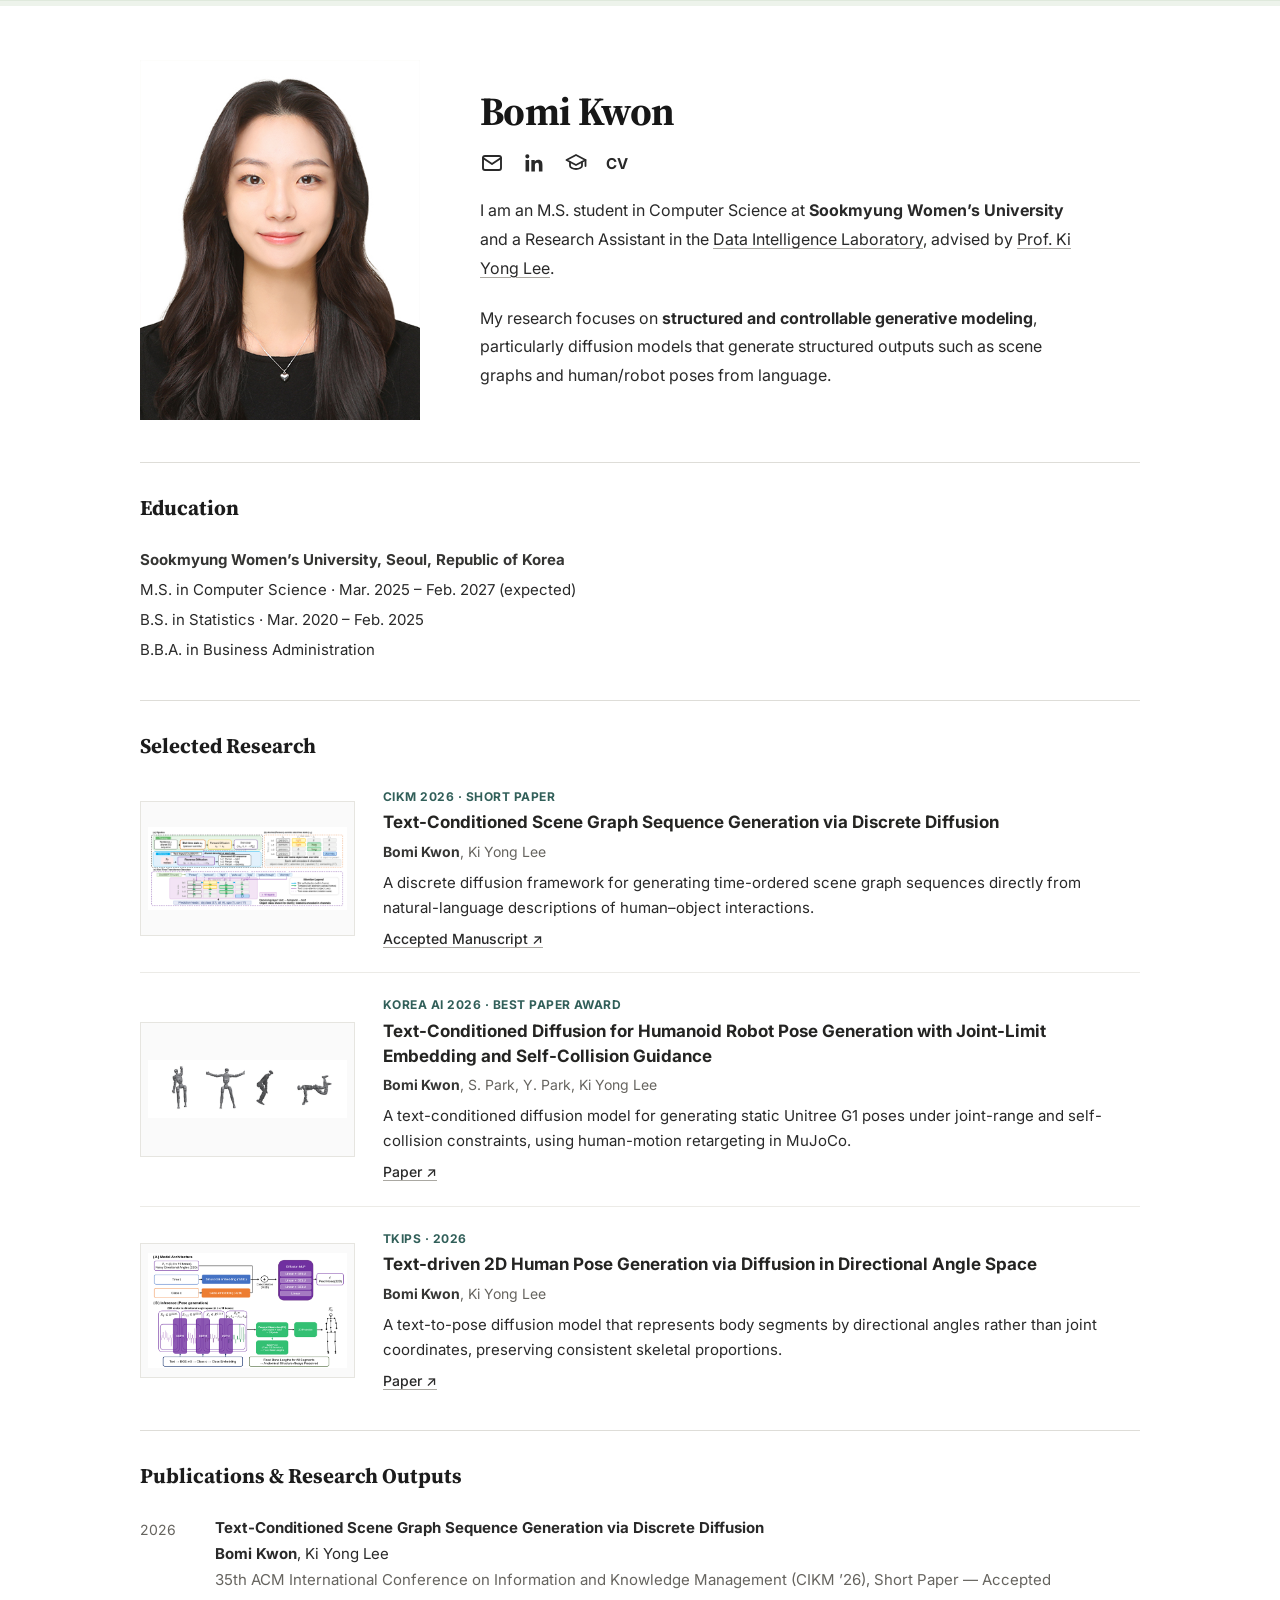
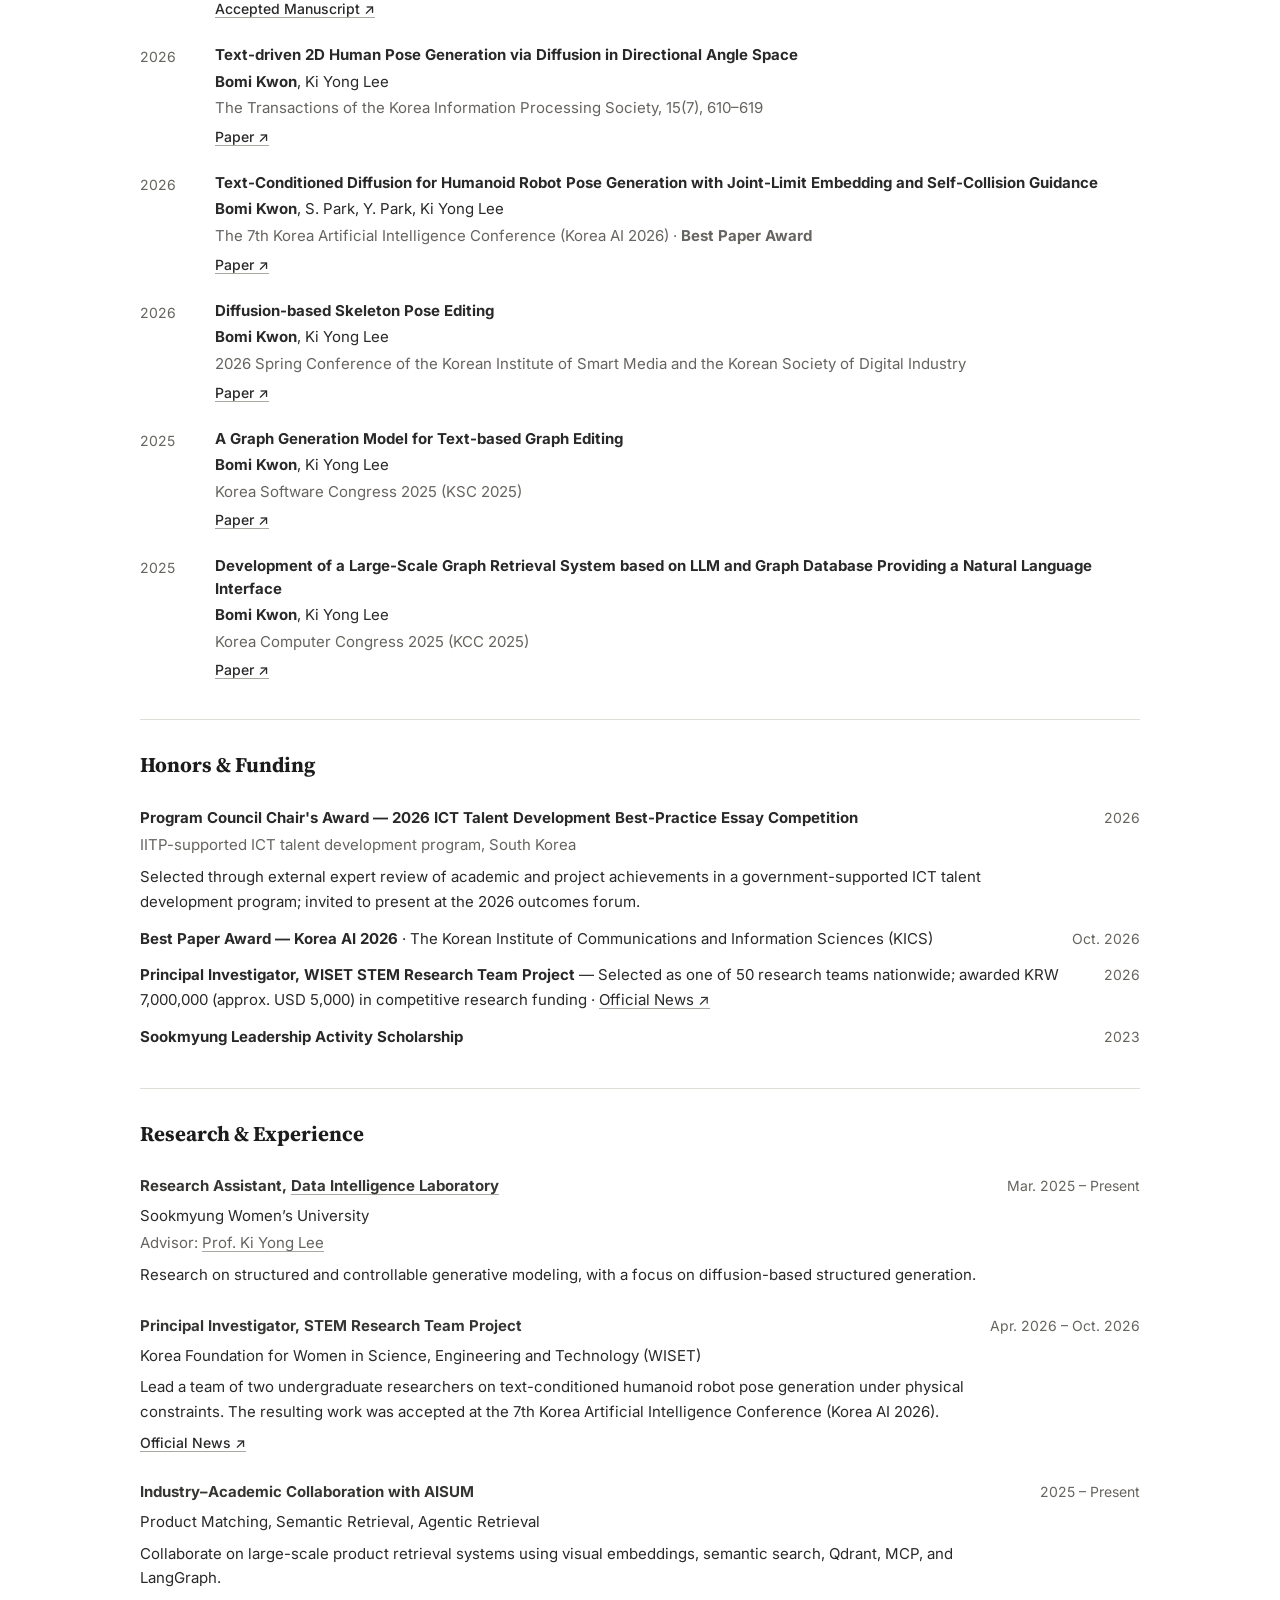
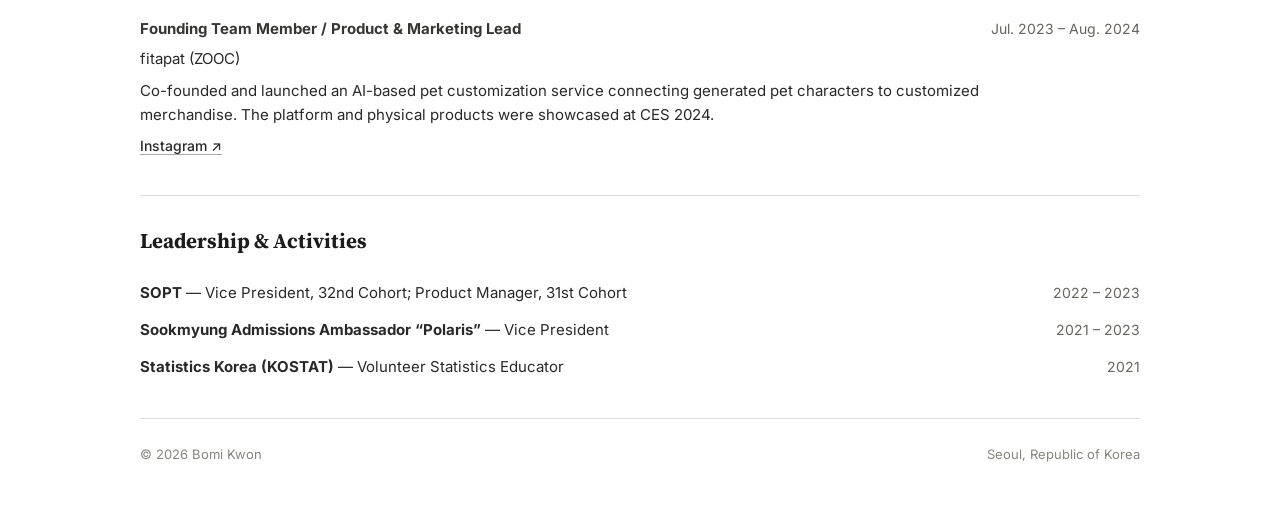
<file: BomiKwon_website_updated.html>
<!doctype html>
<html lang="en">
<head>
<!-- Google tag (gtag.js) -->
<script async src="https://www.googletagmanager.com/gtag/js?id=G-M6YSWJ2K2M"></script>
<script>
  window.dataLayer = window.dataLayer || [];
  function gtag(){dataLayer.push(arguments);}
  gtag('js', new Date());

  gtag('config', 'G-M6YSWJ2K2M');
</script>

<meta charset="utf-8">
<meta name="viewport" content="width=device-width, initial-scale=1">

<title>Bomi Kwon</title>

<meta name="description"
      content="Bomi Kwon — M.S. student in Computer Science working on structured and controllable generative modeling and diffusion models.">

<meta property="og:type" content="website">
<meta property="og:title" content="Bomi Kwon">
<meta property="og:description"
      content="Structured and controllable generative modeling, diffusion models, and language-conditioned structured generation.">
<meta property="og:url" content="https://kwonbomi.github.io/">
<meta property="og:image" content="https://kwonbomi.github.io/assets/og.png">

<meta name="twitter:card" content="summary_large_image">
<meta name="twitter:title" content="Bomi Kwon">
<meta name="twitter:description"
      content="Structured and controllable generative modeling, diffusion models, and language-conditioned structured generation.">
<meta name="twitter:image" content="https://kwonbomi.github.io/assets/og.png">

<link rel="preconnect" href="https://fonts.googleapis.com">
<link rel="preconnect" href="https://fonts.gstatic.com" crossorigin>
<link href="https://fonts.googleapis.com/css2?family=Inter:wght@400;500;600;700&family=Source+Serif+4:wght@600;700&display=swap" rel="stylesheet">

<style>

:root {
  --text: #292929;
  --muted: #66645f;
  --soft: #888680;
  --line: #deddd8;
  --accent: #315f59;
  --bg: #ffffff;
  --figure-bg: #fafafa;
  --max-width: 1000px;
}

* {
  box-sizing: border-box;
}

html {
  scroll-behavior: smooth;
}

body {
  margin: 0;
  background: var(--bg);
  color: var(--text);
  font-family: "Inter", -apple-system, BlinkMacSystemFont, "Segoe UI", sans-serif;
  font-size: 15px;
  line-height: 1.65;
  -webkit-font-smoothing: antialiased;
}

a {
  color: inherit;
  text-decoration-color: #aaa8a2;
  text-underline-offset: 3px;
  text-decoration-thickness: 1px;
}

a:hover {
  color: var(--accent);
  text-decoration-color: var(--accent);
}

.page {
  width: min(var(--max-width), calc(100% - 48px));
  margin: 0 auto;
}

.top-rule {
  height: 6px;
  background: #edf3eb;
  border-top: 1px solid #dfe9dc;
}


/* =========================================================
   INTRO
========================================================= */

.intro {
  display: grid;
  grid-template-columns: 280px 1fr;
  gap: 60px;
  align-items: center;
  padding: 54px 0 42px;
}

.profile-wrap {
  width: 280px;
}

.profile-photo {
  display: block;
  width: 280px;
  height: auto;
  object-fit: contain;
  background: #f5f5f3;
}

.intro-copy {
  max-width: 600px;
}

.intro-copy h1 {
  margin: 0 0 18px;
  font-family: "Source Serif 4", Georgia, serif;
  font-size: 40px;
  line-height: 1.08;
  letter-spacing: -0.6px;
  color: #171717;
}

.contact-line {
  margin: 0 0 34px;
  display: flex;
  align-items: center;
  flex-wrap: wrap;
  gap: 18px;
}

.contact-line a {
  display: inline-flex;
  align-items: center;
  justify-content: center;
  color: #292929;
  text-decoration: none;
  transition: color 0.15s ease, transform 0.15s ease;
}

.contact-line a:hover {
  color: var(--accent);
  transform: translateY(-1px);
}

.contact-icon {
  width: 24px;
  height: 24px;
  flex-shrink: 0;
}

.contact-cv {
  font-size: 15px;
  line-height: 1;
  font-weight: 700;
  letter-spacing: 0.02em;
}

.contact-label {
  position: absolute;
  width: 1px;
  height: 1px;
  padding: 0;
  margin: -1px;
  overflow: hidden;
  clip: rect(0, 0, 0, 0);
  white-space: nowrap;
  border: 0;
}

.intro-copy p {
  margin: 0 0 21px;
  font-size: 16px;
  line-height: 1.8;
}

.intro-copy p:last-child {
  margin-bottom: 0;
}


/* =========================================================
   SECTIONS
========================================================= */

.section {
  border-top: 1px solid var(--line);
  padding: 32px 0 38px;
}

.section h2 {
  margin: 0 0 27px;
  font-family: "Source Serif 4", Georgia, serif;
  font-size: 21px;
  line-height: 1.25;
  color: #1c1c1c;
}

.subheading {
  margin: 30px 0 15px;
  font-size: 14px;
  font-weight: 700;
}


/* =========================================================
   EDUCATION / EXPERIENCE
========================================================= */

.entry {
  margin-bottom: 26px;
}

.entry:last-child {
  margin-bottom: 0;
}

.entry-top {
  display: flex;
  justify-content: space-between;
  align-items: baseline;
  gap: 30px;
}

.entry-title {
  font-weight: 700;
  color: #353533;
}

.entry-date {
  flex-shrink: 0;
  color: var(--muted);
  font-size: 14px;
  white-space: nowrap;
}

.entry-role {
  margin-top: 5px;
}

.entry-detail {
  margin-top: 3px;
  color: var(--muted);
}

.entry-note {
  max-width: 850px;
  margin-top: 7px;
}

.entry-links {
  margin-top: 6px;
  font-size: 14px;
  font-weight: 500;
}


/* =========================================================
   SELECTED RESEARCH
========================================================= */

.research-list {
  display: flex;
  flex-direction: column;
}

.research-item {
  display: grid;
  grid-template-columns: 215px 1fr;
  gap: 28px;
  align-items: center;
  padding: 22px 0;
  border-bottom: 1px solid #ecebe7;
}

.research-item:first-child {
  padding-top: 0;
}

.research-item:last-child {
  border-bottom: 0;
  padding-bottom: 0;
}

.research-thumb {
  width: 215px;
  height: 135px;
  border: 1px solid #e6e5e0;
  background: var(--figure-bg);
  padding: 7px;
  display: flex;
  align-items: center;
  justify-content: center;
}

.research-thumb img {
  display: block;
  width: 100%;
  height: 100%;
  object-fit: contain;
}

.research-copy {
  min-width: 0;
}

.research-meta {
  margin-bottom: 4px;
  color: var(--accent);
  font-size: 12px;
  font-weight: 700;
  letter-spacing: 0.04em;
  text-transform: uppercase;
}

.research-title {
  margin: 0 0 5px;
  font-size: 17px;
  line-height: 1.45;
  font-weight: 700;
  color: #242422;
}

.research-authors {
  margin: 0 0 7px;
  font-size: 14px;
  color: var(--muted);
}

.research-authors strong {
  color: #363634;
}

.research-description {
  margin: 0;
  line-height: 1.67;
}

.research-links {
  margin-top: 7px;
  font-size: 14px;
  font-weight: 500;
}


/* =========================================================
   PUBLICATIONS
========================================================= */

.publication {
  display: grid;
  grid-template-columns: 58px 1fr;
  gap: 17px;
  margin-bottom: 24px;
}

.publication:last-child {
  margin-bottom: 0;
}

.pub-year {
  color: var(--muted);
  font-size: 14px;
  padding-top: 1px;
}

.pub-title {
  margin: 0 0 3px;
  font-weight: 700;
  line-height: 1.48;
}

.pub-authors {
  margin: 0 0 2px;
}

.pub-venue {
  margin: 0;
  color: var(--muted);
}

.pub-links {
  margin-top: 4px;
  font-size: 14px;
  font-weight: 500;
}


/* =========================================================
   COMPACT ITEMS
========================================================= */

.compact-list {
  display: flex;
  flex-direction: column;
  gap: 12px;
}

.compact-item {
  display: grid;
  grid-template-columns: 1fr auto;
  gap: 22px;
}

.compact-main strong {
  font-weight: 700;
}

.compact-date {
  color: var(--muted);
  white-space: nowrap;
  font-size: 14px;
}


/* =========================================================
   FOOTER
========================================================= */

footer {
  border-top: 1px solid var(--line);
  padding: 25px 0 42px;
  color: var(--soft);
  font-size: 13px;
}

.footer-inner {
  display: flex;
  justify-content: space-between;
  gap: 20px;
}


/* =========================================================
   MOBILE
========================================================= */

@media (max-width: 760px) {

  .page {
    width: min(100% - 32px, var(--max-width));
  }

  .intro {
    grid-template-columns: 1fr;
    gap: 27px;
    padding: 32px 0 34px;
  }

  .profile-wrap,
  .profile-photo {
    width: 220px;
  }

  .profile-photo {
    height: auto;
  }

  .intro-copy h1 {
    font-size: 35px;
  }

  .contact-line {
    margin-bottom: 27px;
  }

  .research-item {
    grid-template-columns: 1fr;
    gap: 15px;
  }

  .research-thumb {
    width: 100%;
    height: 185px;
  }

  .entry-top {
    display: block;
  }

  .entry-date {
    display: block;
    margin-top: 2px;
  }

  .publication {
    grid-template-columns: 1fr;
    gap: 2px;
  }

  .compact-item {
    grid-template-columns: 1fr;
    gap: 1px;
  }

  .footer-inner {
    display: block;
  }
}

</style>
</head>

<body>

<div class="top-rule"></div>

<main class="page">


<!-- ======================================================
     INTRO
====================================================== -->

<section class="intro">

  <div class="profile-wrap">
    <img
      src="assets/profile.jpg"
      alt="Bomi Kwon"
      class="profile-photo"
    >
  </div>

  <div class="intro-copy">

    <h1>Bomi Kwon</h1>

    <p class="contact-line">

      <!-- Email -->
      <a href="mailto:bomi9970@sookmyung.ac.kr"
         aria-label="Email"
         title="Email">
        <svg class="contact-icon"
             viewBox="0 0 24 24"
             fill="none"
             stroke="currentColor"
             stroke-width="1.9"
             stroke-linecap="round"
             stroke-linejoin="round"
             aria-hidden="true">
          <rect x="3" y="5" width="18" height="14" rx="2"></rect>
          <path d="M3 7l9 6 9-6"></path>
        </svg>
        <span class="contact-label">Email</span>
      </a>

      <!-- LinkedIn -->
      <a href="https://www.linkedin.com/in/bomi-kwon-6a53bb333/"
         target="_blank"
         rel="noopener noreferrer"
         aria-label="LinkedIn"
         title="LinkedIn">
        <svg class="contact-icon"
             viewBox="0 0 24 24"
             fill="currentColor"
             aria-hidden="true">
          <path d="M20.447 20.452h-3.554v-5.569c0-1.328-.027-3.037-1.852-3.037-1.853 0-2.136 1.447-2.136 2.94v5.666H9.351V9h3.414v1.561h.049c.476-.9 1.637-1.85 3.368-1.85 3.602 0 4.267 2.37 4.267 5.455v6.286zM5.337 7.433a2.062 2.062 0 1 1 0-4.124 2.062 2.062 0 0 1 0 4.124zM3.56 9h3.555v11.452H3.56V9z"/>
        </svg>
        <span class="contact-label">LinkedIn</span>
      </a>

      <!-- Google Scholar -->
      <a href="https://scholar.google.com/citations?user=nEvHBHUAAAAJ"
         target="_blank"
         rel="noopener noreferrer"
         aria-label="Google Scholar"
         title="Google Scholar">
        <svg class="contact-icon"
             viewBox="0 0 24 24"
             fill="none"
             stroke="currentColor"
             stroke-width="1.8"
             stroke-linecap="round"
             stroke-linejoin="round"
             aria-hidden="true">
          <path d="M12 4 2.5 9 12 14 21.5 9 12 4Z"></path>
          <path d="M6 11.2V15c0 1.4 2.7 3 6 3s6-1.6 6-3v-3.8"></path>
          <path d="M21.5 9V15"></path>
        </svg>
        <span class="contact-label">Google Scholar</span>
      </a>

      <!-- CV -->
      <a href="BomiKwon_CV.pdf"
         target="_blank"
         rel="noopener noreferrer"
         aria-label="Curriculum Vitae"
         title="CV"
         class="contact-cv">CV</a>

    </p>

    <p>
      I am an M.S. student in Computer Science at
      <strong>Sookmyung Women’s University</strong> and a Research Assistant in the
      <a href="http://cs.sookmyung.ac.kr/~kylee/dilab/"
         target="_blank"
         rel="noopener noreferrer">Data Intelligence Laboratory</a>,
      advised by
      <a href="http://cs.sookmyung.ac.kr/~kylee/"
         target="_blank"
         rel="noopener noreferrer">Prof. Ki Yong Lee</a>.
    </p>

    <p>
      My research focuses on
      <strong>structured and controllable generative modeling</strong>,
      particularly diffusion models that generate structured outputs such as
      scene graphs and human/robot poses from language.
    </p>

  </div>

</section>


<!-- ======================================================
     EDUCATION
====================================================== -->

<section class="section" id="education">

  <h2>Education</h2>

  <div class="entry">

    <div class="entry-title">
      Sookmyung Women’s University, Seoul, Republic of Korea
    </div>

    <div class="entry-role">
      M.S. in Computer Science · Mar. 2025 – Feb. 2027 (expected)
    </div>

    <div class="entry-role">
      B.S. in Statistics · Mar. 2020 – Feb. 2025
    </div>

    <div class="entry-role">
      B.B.A. in Business Administration
    </div>

  </div>

</section>


<!-- ======================================================
     SELECTED RESEARCH
====================================================== -->

<section class="section" id="research">

  <h2>Selected Research</h2>

  <div class="research-list">


    <!-- CIKM -->
    <div class="research-item">

      <a href="assets/cikm_pipeline.png"
         target="_blank"
         rel="noopener noreferrer"
         class="research-thumb">

        <img
          src="assets/cikm_pipeline.png"
          alt="Text-conditioned scene graph sequence generation pipeline"
        >

      </a>

      <div class="research-copy">

        <div class="research-meta">
          CIKM 2026 · Short Paper
        </div>

        <h3 class="research-title">
          Text-Conditioned Scene Graph Sequence Generation via Discrete Diffusion
        </h3>

        <p class="research-authors">
          <strong>Bomi Kwon</strong>, Ki Yong Lee
        </p>

        <p class="research-description">
          A discrete diffusion framework for generating time-ordered scene graph
          sequences directly from natural-language descriptions of human–object interactions.
        </p>

        <div class="research-links">
          <a href="CIKM2026_4268_CameraReady.pdf"
             target="_blank"
             rel="noopener noreferrer">
            Accepted Manuscript ↗
          </a>
        </div>

      </div>

    </div>


    <!-- HUMANOID -->
    <div class="research-item">

      <a href="assets/humanoid_robots.png"
         target="_blank"
         rel="noopener noreferrer"
         class="research-thumb">

        <img
          src="assets/humanoid_robots.png"
          alt="Generated Unitree G1 humanoid robot poses"
        >

      </a>

      <div class="research-copy">

        <div class="research-meta">
          Korea AI 2026 · Best Paper Award
        </div>

        <h3 class="research-title">
          Text-Conditioned Diffusion for Humanoid Robot Pose Generation with Joint-Limit Embedding and Self-Collision Guidance
        </h3>

        <p class="research-authors">
          <strong>Bomi Kwon</strong>, S. Park, Y. Park, Ki Yong Lee
        </p>

        <p class="research-description">
          A text-conditioned diffusion model for generating static Unitree G1 poses
          under joint-range and self-collision constraints, using human-motion
          retargeting in MuJoCo.
        </p>

        <div class="research-links">
          <a href="KICS2026_paper.pdf"
             target="_blank"
             rel="noopener noreferrer">
            Paper ↗
          </a>
        </div>

      </div>

    </div>


    <!-- TKIPS -->
    <div class="research-item">

      <a href="assets/tkips_pipeline.png"
         target="_blank"
         rel="noopener noreferrer"
         class="research-thumb">

        <img
          src="assets/tkips_pipeline.png"
          alt="Directional-angle diffusion pipeline for text-driven 2D pose generation"
        >

      </a>

      <div class="research-copy">

        <div class="research-meta">
          TKIPS · 2026
        </div>

        <h3 class="research-title">
          Text-driven 2D Human Pose Generation via Diffusion in Directional Angle Space
        </h3>

        <p class="research-authors">
          <strong>Bomi Kwon</strong>, Ki Yong Lee
        </p>

        <p class="research-description">
          A text-to-pose diffusion model that represents body segments by directional
          angles rather than joint coordinates, preserving consistent skeletal proportions.
        </p>

        <div class="research-links">
          <a href="https://doi.org/10.3745/TKIPS.2026.15.7.610"
             target="_blank"
             rel="noopener noreferrer">
            Paper ↗
          </a>
        </div>

      </div>

    </div>

  </div>

</section>


<!-- ======================================================
     PUBLICATIONS
====================================================== -->

<section class="section" id="publications">

  <h2>Publications & Research Outputs</h2>


  <!-- CIKM -->
  <div class="publication">

    <div class="pub-year">
      2026
    </div>

    <div>

      <p class="pub-title">
        Text-Conditioned Scene Graph Sequence Generation via Discrete Diffusion
      </p>

      <p class="pub-authors">
        <strong>Bomi Kwon</strong>, Ki Yong Lee
      </p>

      <p class="pub-venue">
        35th ACM International Conference on Information and Knowledge Management
        (CIKM ’26), Short Paper — Accepted
      </p>

      <div class="pub-links">
        <a href="CIKM2026_4268_CameraReady.pdf"
           target="_blank"
           rel="noopener noreferrer">
          Accepted Manuscript ↗
        </a>
      </div>

    </div>

  </div>


  <!-- TKIPS -->
  <div class="publication">

    <div class="pub-year">
      2026
    </div>

    <div>

      <p class="pub-title">
        Text-driven 2D Human Pose Generation via Diffusion in Directional Angle Space
      </p>

      <p class="pub-authors">
        <strong>Bomi Kwon</strong>, Ki Yong Lee
      </p>

      <p class="pub-venue">
        The Transactions of the Korea Information Processing Society,
        15(7), 610–619
      </p>

      <div class="pub-links">
        <a href="https://doi.org/10.3745/TKIPS.2026.15.7.610"
           target="_blank"
           rel="noopener noreferrer">
          Paper ↗
        </a>
      </div>

    </div>

  </div>

  <!-- KOREA AI 2026 -->
  <div class="publication">

    <div class="pub-year">
      2026
    </div>

    <div>

      <p class="pub-title">
        Text-Conditioned Diffusion for Humanoid Robot Pose Generation
        with Joint-Limit Embedding and Self-Collision Guidance
      </p>

      <p class="pub-authors">
        <strong>Bomi Kwon</strong>, S. Park, Y. Park, Ki Yong Lee
      </p>

      <p class="pub-venue">
        The 7th Korea Artificial Intelligence Conference (Korea AI 2026)
        · <strong>Best Paper Award</strong>
      </p>

      <div class="pub-links">
        <a href="KICS2026_paper.pdf"
           target="_blank"
           rel="noopener noreferrer">
          Paper ↗
        </a>
      </div>

    </div>

  </div>


  <!-- SPRING 2026 -->
  <div class="publication">

    <div class="pub-year">
      2026
    </div>

    <div>

      <p class="pub-title">
        Diffusion-based Skeleton Pose Editing
      </p>

      <p class="pub-authors">
        <strong>Bomi Kwon</strong>, Ki Yong Lee
      </p>

      <p class="pub-venue">
        2026 Spring Conference of the Korean Institute of Smart Media
        and the Korean Society of Digital Industry
      </p>

      <div class="pub-links">
        <a href="spring2026_poseediting.pdf"
           target="_blank"
           rel="noopener noreferrer">
          Paper ↗
        </a>
      </div>

    </div>

  </div>


  <!-- KSC 2025 -->
  <div class="publication">

    <div class="pub-year">
      2025
    </div>

    <div>

      <p class="pub-title">
        A Graph Generation Model for Text-based Graph Editing
      </p>

      <p class="pub-authors">
        <strong>Bomi Kwon</strong>, Ki Yong Lee
      </p>

      <p class="pub-venue">
        Korea Software Congress 2025 (KSC 2025)
      </p>

      <div class="pub-links">
        <a href="https://www.dbpia.co.kr/journal/articleDetail?nodeId=NODE12577607"
           target="_blank"
           rel="noopener noreferrer">
          Paper ↗
        </a>
      </div>

    </div>

  </div>


  <!-- KCC 2025 -->
  <div class="publication">

    <div class="pub-year">
      2025
    </div>

    <div>

      <p class="pub-title">
        Development of a Large-Scale Graph Retrieval System based on LLM
        and Graph Database Providing a Natural Language Interface
      </p>

      <p class="pub-authors">
        <strong>Bomi Kwon</strong>, Ki Yong Lee
      </p>

      <p class="pub-venue">
        Korea Computer Congress 2025 (KCC 2025)
      </p>

      <div class="pub-links">
        <a href="https://www.dbpia.co.kr/journal/articleDetail?nodeId=NODE12318509"
           target="_blank"
           rel="noopener noreferrer">
          Paper ↗
        </a>
      </div>

    </div>

  </div>


</section>


<!-- ======================================================
     HONORS & FUNDING
====================================================== -->

<section class="section" id="honors">

  <h2>Honors & Funding</h2>

  <div class="compact-list">

    <!-- ICT TALENT DEVELOPMENT AWARD -->
    <div class="compact-item">
      <div class="compact-main">
        <strong>Program Council Chair's Award — 2026 ICT Talent Development Best-Practice Essay Competition</strong>
        <div class="entry-detail">IITP-supported ICT talent development program, South Korea</div>
        <div class="entry-note">
          Selected through external expert review of academic and project achievements in a government-supported ICT talent development program; invited to present at the 2026 outcomes forum.
        </div>
      </div>
      <div class="compact-date">2026</div>
    </div>

    <!-- KOREA AI 2026 PAPER AWARD -->
    <div class="compact-item">
      <div class="compact-main">
        <strong>Best Paper Award — Korea AI 2026</strong>
        · The Korean Institute of Communications and Information Sciences (KICS)
      </div>
      <div class="compact-date">Oct. 2026</div>
    </div>

    <!-- WISET RESEARCH FUNDING -->
    <div class="compact-item">
      <div class="compact-main">
        <strong>Principal Investigator, WISET STEM Research Team Project</strong>
        — Selected as one of 50 research teams nationwide;
        awarded KRW 7,000,000 (approx. USD 5,000) in competitive research funding
        ·
        <a href="https://www.sookmyung.ac.kr/kr/news/award-news.do?mode=view&amp;articleNo=93067&amp;article.offset=27&amp;articleLimit=9"
           target="_blank" rel="noopener noreferrer">Official News ↗</a>
      </div>
      <div class="compact-date">2026</div>
    </div>

    <!-- SCHOLARSHIP -->
    <div class="compact-item">
      <div class="compact-main">
        <strong>Sookmyung Leadership Activity Scholarship</strong>
      </div>
      <div class="compact-date">2023</div>
    </div>

  </div>

</section>


<!-- ======================================================
     RESEARCH & EXPERIENCE
====================================================== -->

<section class="section" id="experience">

  <h2>Research & Experience</h2>


  <!-- DILAB -->
  <div class="entry">

    <div class="entry-top">

      <div class="entry-title">
        Research Assistant,
        <a href="http://cs.sookmyung.ac.kr/~kylee/dilab/"
           target="_blank"
           rel="noopener noreferrer">
          Data Intelligence Laboratory
        </a>
      </div>

      <div class="entry-date">
        Mar. 2025 – Present
      </div>

    </div>

    <div class="entry-role">
      Sookmyung Women’s University
    </div>

    <div class="entry-detail">
      Advisor:
      <a href="http://cs.sookmyung.ac.kr/~kylee/"
         target="_blank"
         rel="noopener noreferrer">
        Prof. Ki Yong Lee
      </a>
    </div>

    <div class="entry-note">
      Research on structured and controllable generative modeling,
      with a focus on diffusion-based structured generation.
    </div>

  </div>


  <!-- WISET -->
  <div class="entry">

    <div class="entry-top">

      <div class="entry-title">
        Principal Investigator, STEM Research Team Project
      </div>

      <div class="entry-date">
        Apr. 2026 – Oct. 2026
      </div>

    </div>

    <div class="entry-role">
      Korea Foundation for Women in Science, Engineering and Technology (WISET)
    </div>

    <div class="entry-note">
      Lead a team of two undergraduate researchers on text-conditioned
      humanoid robot pose generation under physical constraints.
      The resulting work was accepted at the 7th Korea Artificial Intelligence Conference (Korea AI 2026).
    </div>

    <div class="entry-links">
      <a href="https://www.sookmyung.ac.kr/kr/news/award-news.do?mode=view&amp;articleNo=93067&amp;article.offset=27&amp;articleLimit=9"
         target="_blank"
         rel="noopener noreferrer">
        Official News ↗
      </a>
    </div>

  </div>


  <!-- AISUM -->
  <div class="entry">

    <div class="entry-top">

      <div class="entry-title">
        Industry–Academic Collaboration with AISUM
      </div>

      <div class="entry-date">
        2025 – Present
      </div>

    </div>

    <div class="entry-role">
      Product Matching, Semantic Retrieval, Agentic Retrieval
    </div>

    <div class="entry-note">
      Collaborate on large-scale product retrieval systems using
      visual embeddings, semantic search, Qdrant, MCP, and LangGraph.
    </div>

  </div>


  <!-- FITAPAT -->
  <div class="entry">

    <div class="entry-top">

      <div class="entry-title">
        Founding Team Member / Product & Marketing Lead
      </div>

      <div class="entry-date">
        Jul. 2023 – Aug. 2024
      </div>

    </div>

    <div class="entry-role">
      fitapat (ZOOC)
    </div>

    <div class="entry-note">
      Co-founded and launched an AI-based pet customization service
      connecting generated pet characters to customized merchandise.
      The platform and physical products were showcased at CES 2024.
    </div>

    <div class="entry-links">
      <a href="https://www.instagram.com/fitapat.official/"
         target="_blank"
         rel="noopener noreferrer">
        Instagram ↗
      </a>
    </div>

  </div>

</section>


<!-- ======================================================
     LEADERSHIP & ACTIVITIES
====================================================== -->

<section class="section" id="leadership">

  <h2>Leadership & Activities</h2>

  <div class="compact-list">

    <div class="compact-item">
      <div class="compact-main">
        <strong>SOPT</strong>
        — Vice President, 32nd Cohort; Product Manager, 31st Cohort
      </div>
      <div class="compact-date">2022 – 2023</div>
    </div>

    <div class="compact-item">
      <div class="compact-main">
        <strong>Sookmyung Admissions Ambassador “Polaris”</strong>
        — Vice President
      </div>
      <div class="compact-date">2021 – 2023</div>
    </div>

    <div class="compact-item">
      <div class="compact-main">
        <strong>Statistics Korea (KOSTAT)</strong>
        — Volunteer Statistics Educator
      </div>
      <div class="compact-date">2021</div>
    </div>

  </div>

</section>


<!-- ======================================================
     FOOTER
====================================================== -->

<footer>

  <div class="footer-inner">

    <span>
      © 2026 Bomi Kwon
    </span>

    <span>
      Seoul, Republic of Korea
    </span>

  </div>

</footer>


</main>

</body>
</html>
</file>
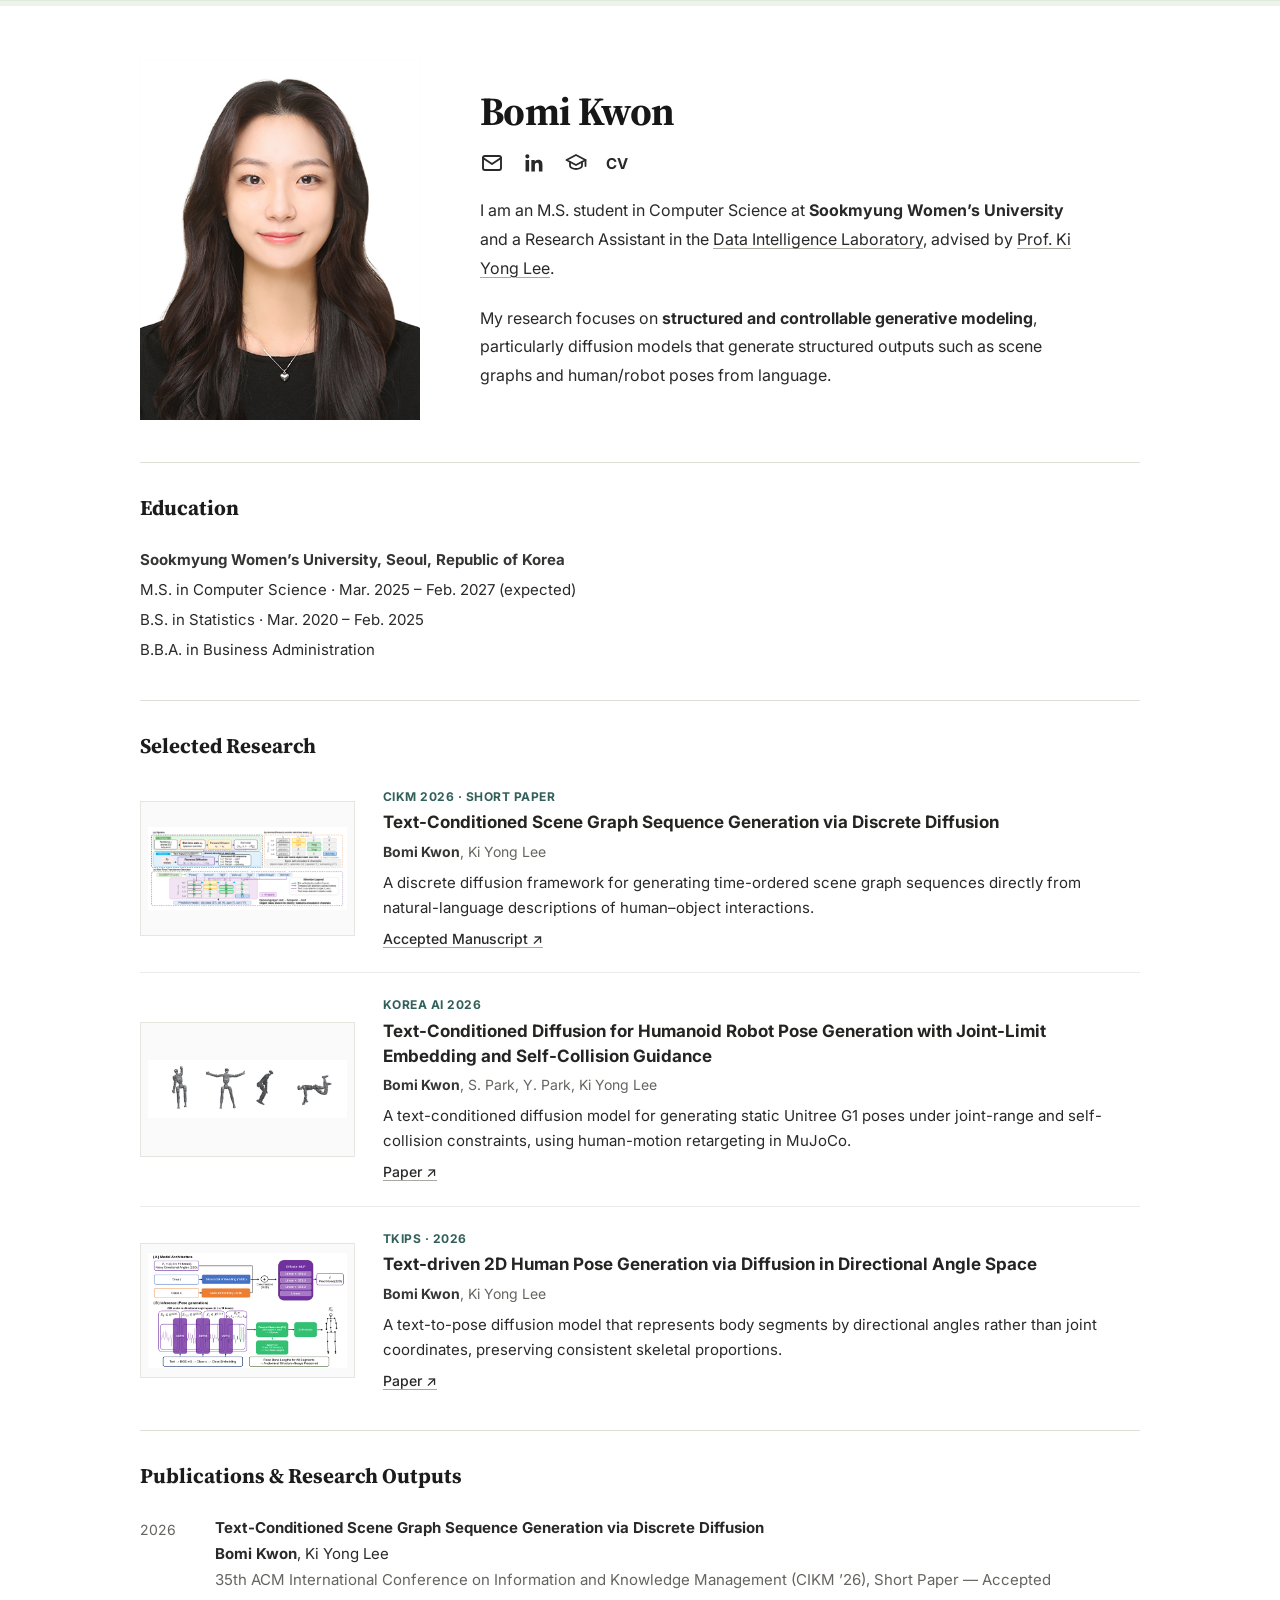
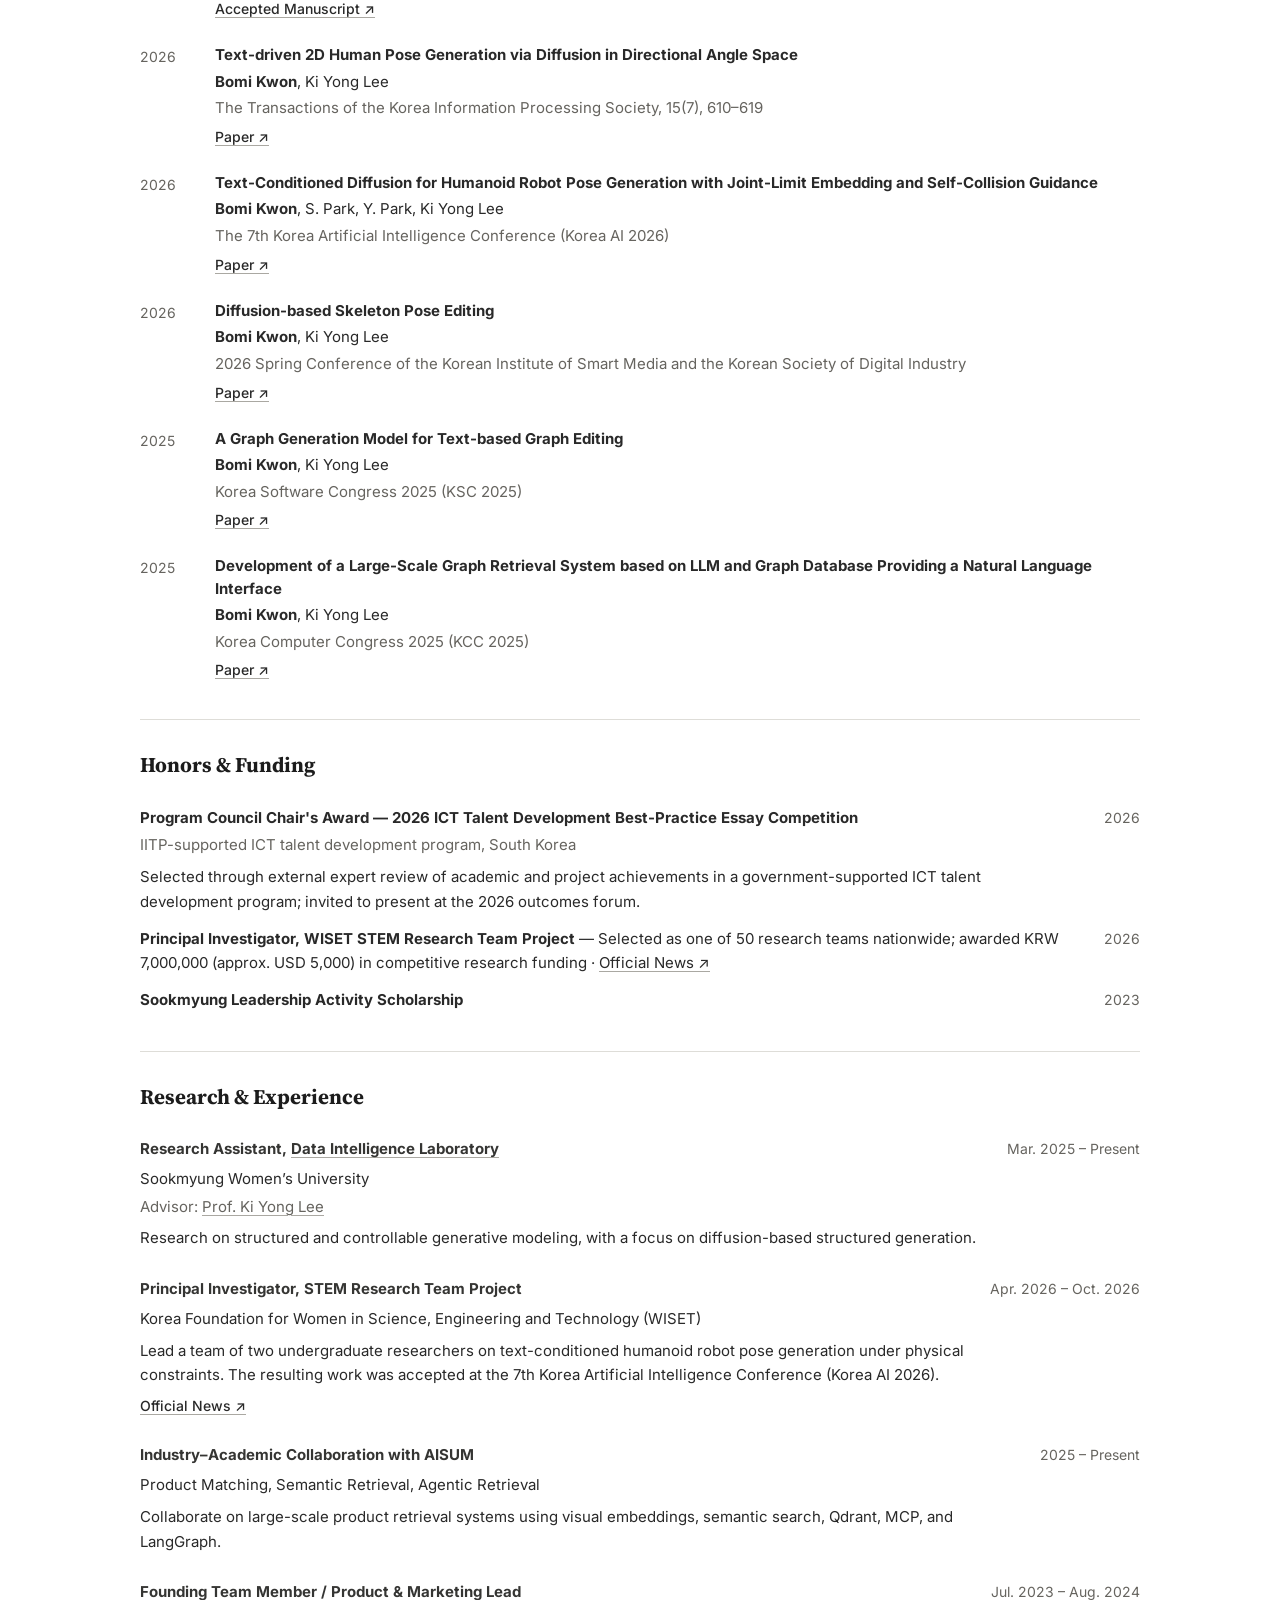
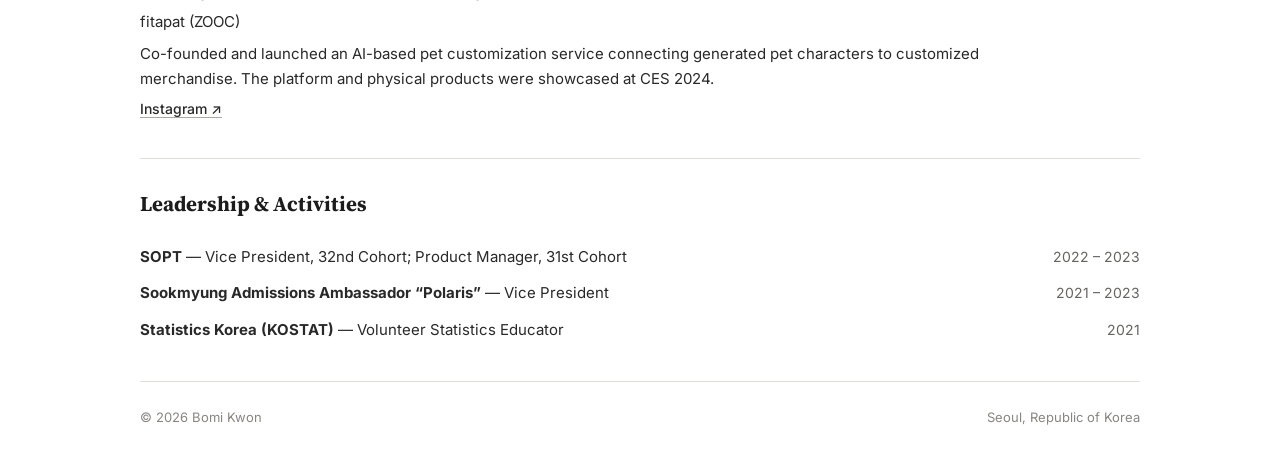
<file: index_v1.html>
<!doctype html>
<html lang="en">
<head>
<!-- Google tag (gtag.js) -->
<script async src="https://www.googletagmanager.com/gtag/js?id=G-M6YSWJ2K2M"></script>
<script>
  window.dataLayer = window.dataLayer || [];
  function gtag(){dataLayer.push(arguments);}
  gtag('js', new Date());

  gtag('config', 'G-M6YSWJ2K2M');
</script>

<meta charset="utf-8">
<meta name="viewport" content="width=device-width, initial-scale=1">

<title>Bomi Kwon</title>

<meta name="description"
      content="Bomi Kwon — M.S. student in Computer Science working on structured and controllable generative modeling and diffusion models.">

<meta property="og:type" content="website">
<meta property="og:title" content="Bomi Kwon">
<meta property="og:description"
      content="Structured and controllable generative modeling, diffusion models, and language-conditioned structured generation.">
<meta property="og:url" content="https://kwonbomi.github.io/">
<meta property="og:image" content="https://kwonbomi.github.io/assets/og.png">

<meta name="twitter:card" content="summary_large_image">
<meta name="twitter:title" content="Bomi Kwon">
<meta name="twitter:description"
      content="Structured and controllable generative modeling, diffusion models, and language-conditioned structured generation.">
<meta name="twitter:image" content="https://kwonbomi.github.io/assets/og.png">

<link rel="preconnect" href="https://fonts.googleapis.com">
<link rel="preconnect" href="https://fonts.gstatic.com" crossorigin>
<link href="https://fonts.googleapis.com/css2?family=Inter:wght@400;500;600;700&family=Source+Serif+4:wght@600;700&display=swap" rel="stylesheet">

<style>

:root {
  --text: #292929;
  --muted: #66645f;
  --soft: #888680;
  --line: #deddd8;
  --accent: #315f59;
  --bg: #ffffff;
  --figure-bg: #fafafa;
  --max-width: 1000px;
}

* {
  box-sizing: border-box;
}

html {
  scroll-behavior: smooth;
}

body {
  margin: 0;
  background: var(--bg);
  color: var(--text);
  font-family: "Inter", -apple-system, BlinkMacSystemFont, "Segoe UI", sans-serif;
  font-size: 15px;
  line-height: 1.65;
  -webkit-font-smoothing: antialiased;
}

a {
  color: inherit;
  text-decoration-color: #aaa8a2;
  text-underline-offset: 3px;
  text-decoration-thickness: 1px;
}

a:hover {
  color: var(--accent);
  text-decoration-color: var(--accent);
}

.page {
  width: min(var(--max-width), calc(100% - 48px));
  margin: 0 auto;
}

.top-rule {
  height: 6px;
  background: #edf3eb;
  border-top: 1px solid #dfe9dc;
}


/* =========================================================
   INTRO
========================================================= */

.intro {
  display: grid;
  grid-template-columns: 280px 1fr;
  gap: 60px;
  align-items: center;
  padding: 54px 0 42px;
}

.profile-wrap {
  width: 280px;
}

.profile-photo {
  display: block;
  width: 280px;
  height: auto;
  object-fit: contain;
  background: #f5f5f3;
}

.intro-copy {
  max-width: 600px;
}

.intro-copy h1 {
  margin: 0 0 18px;
  font-family: "Source Serif 4", Georgia, serif;
  font-size: 40px;
  line-height: 1.08;
  letter-spacing: -0.6px;
  color: #171717;
}

.contact-line {
  margin: 0 0 34px;
  display: flex;
  align-items: center;
  flex-wrap: wrap;
  gap: 18px;
}

.contact-line a {
  display: inline-flex;
  align-items: center;
  justify-content: center;
  color: #292929;
  text-decoration: none;
  transition: color 0.15s ease, transform 0.15s ease;
}

.contact-line a:hover {
  color: var(--accent);
  transform: translateY(-1px);
}

.contact-icon {
  width: 24px;
  height: 24px;
  flex-shrink: 0;
}

.contact-cv {
  font-size: 15px;
  line-height: 1;
  font-weight: 700;
  letter-spacing: 0.02em;
}

.contact-label {
  position: absolute;
  width: 1px;
  height: 1px;
  padding: 0;
  margin: -1px;
  overflow: hidden;
  clip: rect(0, 0, 0, 0);
  white-space: nowrap;
  border: 0;
}

.intro-copy p {
  margin: 0 0 21px;
  font-size: 16px;
  line-height: 1.8;
}

.intro-copy p:last-child {
  margin-bottom: 0;
}


/* =========================================================
   SECTIONS
========================================================= */

.section {
  border-top: 1px solid var(--line);
  padding: 32px 0 38px;
}

.section h2 {
  margin: 0 0 27px;
  font-family: "Source Serif 4", Georgia, serif;
  font-size: 21px;
  line-height: 1.25;
  color: #1c1c1c;
}

.subheading {
  margin: 30px 0 15px;
  font-size: 14px;
  font-weight: 700;
}


/* =========================================================
   EDUCATION / EXPERIENCE
========================================================= */

.entry {
  margin-bottom: 26px;
}

.entry:last-child {
  margin-bottom: 0;
}

.entry-top {
  display: flex;
  justify-content: space-between;
  align-items: baseline;
  gap: 30px;
}

.entry-title {
  font-weight: 700;
  color: #353533;
}

.entry-date {
  flex-shrink: 0;
  color: var(--muted);
  font-size: 14px;
  white-space: nowrap;
}

.entry-role {
  margin-top: 5px;
}

.entry-detail {
  margin-top: 3px;
  color: var(--muted);
}

.entry-note {
  max-width: 850px;
  margin-top: 7px;
}

.entry-links {
  margin-top: 6px;
  font-size: 14px;
  font-weight: 500;
}


/* =========================================================
   SELECTED RESEARCH
========================================================= */

.research-list {
  display: flex;
  flex-direction: column;
}

.research-item {
  display: grid;
  grid-template-columns: 215px 1fr;
  gap: 28px;
  align-items: center;
  padding: 22px 0;
  border-bottom: 1px solid #ecebe7;
}

.research-item:first-child {
  padding-top: 0;
}

.research-item:last-child {
  border-bottom: 0;
  padding-bottom: 0;
}

.research-thumb {
  width: 215px;
  height: 135px;
  border: 1px solid #e6e5e0;
  background: var(--figure-bg);
  padding: 7px;
  display: flex;
  align-items: center;
  justify-content: center;
}

.research-thumb img {
  display: block;
  width: 100%;
  height: 100%;
  object-fit: contain;
}

.research-copy {
  min-width: 0;
}

.research-meta {
  margin-bottom: 4px;
  color: var(--accent);
  font-size: 12px;
  font-weight: 700;
  letter-spacing: 0.04em;
  text-transform: uppercase;
}

.research-title {
  margin: 0 0 5px;
  font-size: 17px;
  line-height: 1.45;
  font-weight: 700;
  color: #242422;
}

.research-authors {
  margin: 0 0 7px;
  font-size: 14px;
  color: var(--muted);
}

.research-authors strong {
  color: #363634;
}

.research-description {
  margin: 0;
  line-height: 1.67;
}

.research-links {
  margin-top: 7px;
  font-size: 14px;
  font-weight: 500;
}


/* =========================================================
   PUBLICATIONS
========================================================= */

.publication {
  display: grid;
  grid-template-columns: 58px 1fr;
  gap: 17px;
  margin-bottom: 24px;
}

.publication:last-child {
  margin-bottom: 0;
}

.pub-year {
  color: var(--muted);
  font-size: 14px;
  padding-top: 1px;
}

.pub-title {
  margin: 0 0 3px;
  font-weight: 700;
  line-height: 1.48;
}

.pub-authors {
  margin: 0 0 2px;
}

.pub-venue {
  margin: 0;
  color: var(--muted);
}

.pub-links {
  margin-top: 4px;
  font-size: 14px;
  font-weight: 500;
}


/* =========================================================
   COMPACT ITEMS
========================================================= */

.compact-list {
  display: flex;
  flex-direction: column;
  gap: 12px;
}

.compact-item {
  display: grid;
  grid-template-columns: 1fr auto;
  gap: 22px;
}

.compact-main strong {
  font-weight: 700;
}

.compact-date {
  color: var(--muted);
  white-space: nowrap;
  font-size: 14px;
}


/* =========================================================
   FOOTER
========================================================= */

footer {
  border-top: 1px solid var(--line);
  padding: 25px 0 42px;
  color: var(--soft);
  font-size: 13px;
}

.footer-inner {
  display: flex;
  justify-content: space-between;
  gap: 20px;
}


/* =========================================================
   MOBILE
========================================================= */

@media (max-width: 760px) {

  .page {
    width: min(100% - 32px, var(--max-width));
  }

  .intro {
    grid-template-columns: 1fr;
    gap: 27px;
    padding: 32px 0 34px;
  }

  .profile-wrap,
  .profile-photo {
    width: 220px;
  }

  .profile-photo {
    height: auto;
  }

  .intro-copy h1 {
    font-size: 35px;
  }

  .contact-line {
    margin-bottom: 27px;
  }

  .research-item {
    grid-template-columns: 1fr;
    gap: 15px;
  }

  .research-thumb {
    width: 100%;
    height: 185px;
  }

  .entry-top {
    display: block;
  }

  .entry-date {
    display: block;
    margin-top: 2px;
  }

  .publication {
    grid-template-columns: 1fr;
    gap: 2px;
  }

  .compact-item {
    grid-template-columns: 1fr;
    gap: 1px;
  }

  .footer-inner {
    display: block;
  }
}

</style>
</head>

<body>

<div class="top-rule"></div>

<main class="page">


<!-- ======================================================
     INTRO
====================================================== -->

<section class="intro">

  <div class="profile-wrap">
    <img
      src="assets/profile.jpg"
      alt="Bomi Kwon"
      class="profile-photo"
    >
  </div>

  <div class="intro-copy">

    <h1>Bomi Kwon</h1>

    <p class="contact-line">

      <!-- Email -->
      <a href="mailto:bomi9970@sookmyung.ac.kr"
         aria-label="Email"
         title="Email">
        <svg class="contact-icon"
             viewBox="0 0 24 24"
             fill="none"
             stroke="currentColor"
             stroke-width="1.9"
             stroke-linecap="round"
             stroke-linejoin="round"
             aria-hidden="true">
          <rect x="3" y="5" width="18" height="14" rx="2"></rect>
          <path d="M3 7l9 6 9-6"></path>
        </svg>
        <span class="contact-label">Email</span>
      </a>

      <!-- LinkedIn -->
      <a href="https://www.linkedin.com/in/bomi-kwon-6a53bb333/"
         target="_blank"
         rel="noopener noreferrer"
         aria-label="LinkedIn"
         title="LinkedIn">
        <svg class="contact-icon"
             viewBox="0 0 24 24"
             fill="currentColor"
             aria-hidden="true">
          <path d="M20.447 20.452h-3.554v-5.569c0-1.328-.027-3.037-1.852-3.037-1.853 0-2.136 1.447-2.136 2.94v5.666H9.351V9h3.414v1.561h.049c.476-.9 1.637-1.85 3.368-1.85 3.602 0 4.267 2.37 4.267 5.455v6.286zM5.337 7.433a2.062 2.062 0 1 1 0-4.124 2.062 2.062 0 0 1 0 4.124zM3.56 9h3.555v11.452H3.56V9z"/>
        </svg>
        <span class="contact-label">LinkedIn</span>
      </a>

      <!-- Google Scholar -->
      <a href="https://scholar.google.com/citations?user=nEvHBHUAAAAJ"
         target="_blank"
         rel="noopener noreferrer"
         aria-label="Google Scholar"
         title="Google Scholar">
        <svg class="contact-icon"
             viewBox="0 0 24 24"
             fill="none"
             stroke="currentColor"
             stroke-width="1.8"
             stroke-linecap="round"
             stroke-linejoin="round"
             aria-hidden="true">
          <path d="M12 4 2.5 9 12 14 21.5 9 12 4Z"></path>
          <path d="M6 11.2V15c0 1.4 2.7 3 6 3s6-1.6 6-3v-3.8"></path>
          <path d="M21.5 9V15"></path>
        </svg>
        <span class="contact-label">Google Scholar</span>
      </a>

      <!-- CV -->
      <a href="BomiKwon_CV.pdf"
         target="_blank"
         rel="noopener noreferrer"
         aria-label="Curriculum Vitae"
         title="CV"
         class="contact-cv">CV</a>

    </p>

    <p>
      I am an M.S. student in Computer Science at
      <strong>Sookmyung Women’s University</strong> and a Research Assistant in the
      <a href="http://cs.sookmyung.ac.kr/~kylee/dilab/"
         target="_blank"
         rel="noopener noreferrer">Data Intelligence Laboratory</a>,
      advised by
      <a href="http://cs.sookmyung.ac.kr/~kylee/"
         target="_blank"
         rel="noopener noreferrer">Prof. Ki Yong Lee</a>.
    </p>

    <p>
      My research focuses on
      <strong>structured and controllable generative modeling</strong>,
      particularly diffusion models that generate structured outputs such as
      scene graphs and human/robot poses from language.
    </p>

  </div>

</section>


<!-- ======================================================
     EDUCATION
====================================================== -->

<section class="section" id="education">

  <h2>Education</h2>

  <div class="entry">

    <div class="entry-title">
      Sookmyung Women’s University, Seoul, Republic of Korea
    </div>

    <div class="entry-role">
      M.S. in Computer Science · Mar. 2025 – Feb. 2027 (expected)
    </div>

    <div class="entry-role">
      B.S. in Statistics · Mar. 2020 – Feb. 2025
    </div>

    <div class="entry-role">
      B.B.A. in Business Administration
    </div>

  </div>

</section>


<!-- ======================================================
     SELECTED RESEARCH
====================================================== -->

<section class="section" id="research">

  <h2>Selected Research</h2>

  <div class="research-list">


    <!-- CIKM -->
    <div class="research-item">

      <a href="assets/cikm_pipeline.png"
         target="_blank"
         rel="noopener noreferrer"
         class="research-thumb">

        <img
          src="assets/cikm_pipeline.png"
          alt="Text-conditioned scene graph sequence generation pipeline"
        >

      </a>

      <div class="research-copy">

        <div class="research-meta">
          CIKM 2026 · Short Paper
        </div>

        <h3 class="research-title">
          Text-Conditioned Scene Graph Sequence Generation via Discrete Diffusion
        </h3>

        <p class="research-authors">
          <strong>Bomi Kwon</strong>, Ki Yong Lee
        </p>

        <p class="research-description">
          A discrete diffusion framework for generating time-ordered scene graph
          sequences directly from natural-language descriptions of human–object interactions.
        </p>

        <div class="research-links">
          <a href="CIKM2026_4268_CameraReady.pdf"
             target="_blank"
             rel="noopener noreferrer">
            Accepted Manuscript ↗
          </a>
        </div>

      </div>

    </div>


    <!-- HUMANOID -->
    <div class="research-item">

      <a href="assets/humanoid_robots.png"
         target="_blank"
         rel="noopener noreferrer"
         class="research-thumb">

        <img
          src="assets/humanoid_robots.png"
          alt="Generated Unitree G1 humanoid robot poses"
        >

      </a>

      <div class="research-copy">

        <div class="research-meta">
          Korea AI 2026
        </div>

        <h3 class="research-title">
          Text-Conditioned Diffusion for Humanoid Robot Pose Generation with Joint-Limit Embedding and Self-Collision Guidance
        </h3>

        <p class="research-authors">
          <strong>Bomi Kwon</strong>, S. Park, Y. Park, Ki Yong Lee
        </p>

        <p class="research-description">
          A text-conditioned diffusion model for generating static Unitree G1 poses
          under joint-range and self-collision constraints, using human-motion
          retargeting in MuJoCo.
        </p>

        <div class="research-links">
          <a href="KICS2026_paper.pdf"
             target="_blank"
             rel="noopener noreferrer">
            Paper ↗
          </a>
        </div>

      </div>

    </div>


    <!-- TKIPS -->
    <div class="research-item">

      <a href="assets/tkips_pipeline.png"
         target="_blank"
         rel="noopener noreferrer"
         class="research-thumb">

        <img
          src="assets/tkips_pipeline.png"
          alt="Directional-angle diffusion pipeline for text-driven 2D pose generation"
        >

      </a>

      <div class="research-copy">

        <div class="research-meta">
          TKIPS · 2026
        </div>

        <h3 class="research-title">
          Text-driven 2D Human Pose Generation via Diffusion in Directional Angle Space
        </h3>

        <p class="research-authors">
          <strong>Bomi Kwon</strong>, Ki Yong Lee
        </p>

        <p class="research-description">
          A text-to-pose diffusion model that represents body segments by directional
          angles rather than joint coordinates, preserving consistent skeletal proportions.
        </p>

        <div class="research-links">
          <a href="https://doi.org/10.3745/TKIPS.2026.15.7.610"
             target="_blank"
             rel="noopener noreferrer">
            Paper ↗
          </a>
        </div>

      </div>

    </div>

  </div>

</section>


<!-- ======================================================
     PUBLICATIONS
====================================================== -->

<section class="section" id="publications">

  <h2>Publications & Research Outputs</h2>


  <!-- CIKM -->
  <div class="publication">

    <div class="pub-year">
      2026
    </div>

    <div>

      <p class="pub-title">
        Text-Conditioned Scene Graph Sequence Generation via Discrete Diffusion
      </p>

      <p class="pub-authors">
        <strong>Bomi Kwon</strong>, Ki Yong Lee
      </p>

      <p class="pub-venue">
        35th ACM International Conference on Information and Knowledge Management
        (CIKM ’26), Short Paper — Accepted
      </p>

      <div class="pub-links">
        <a href="CIKM2026_4268_CameraReady.pdf"
           target="_blank"
           rel="noopener noreferrer">
          Accepted Manuscript ↗
        </a>
      </div>

    </div>

  </div>


  <!-- TKIPS -->
  <div class="publication">

    <div class="pub-year">
      2026
    </div>

    <div>

      <p class="pub-title">
        Text-driven 2D Human Pose Generation via Diffusion in Directional Angle Space
      </p>

      <p class="pub-authors">
        <strong>Bomi Kwon</strong>, Ki Yong Lee
      </p>

      <p class="pub-venue">
        The Transactions of the Korea Information Processing Society,
        15(7), 610–619
      </p>

      <div class="pub-links">
        <a href="https://doi.org/10.3745/TKIPS.2026.15.7.610"
           target="_blank"
           rel="noopener noreferrer">
          Paper ↗
        </a>
      </div>

    </div>

  </div>

  <!-- KOREA AI 2026 -->
  <div class="publication">

    <div class="pub-year">
      2026
    </div>

    <div>

      <p class="pub-title">
        Text-Conditioned Diffusion for Humanoid Robot Pose Generation
        with Joint-Limit Embedding and Self-Collision Guidance
      </p>

      <p class="pub-authors">
        <strong>Bomi Kwon</strong>, S. Park, Y. Park, Ki Yong Lee
      </p>

      <p class="pub-venue">
        The 7th Korea Artificial Intelligence Conference (Korea AI 2026)
      </p>

      <div class="pub-links">
        <a href="KICS2026_paper.pdf"
           target="_blank"
           rel="noopener noreferrer">
          Paper ↗
        </a>
      </div>

    </div>

  </div>


  <!-- SPRING 2026 -->
  <div class="publication">

    <div class="pub-year">
      2026
    </div>

    <div>

      <p class="pub-title">
        Diffusion-based Skeleton Pose Editing
      </p>

      <p class="pub-authors">
        <strong>Bomi Kwon</strong>, Ki Yong Lee
      </p>

      <p class="pub-venue">
        2026 Spring Conference of the Korean Institute of Smart Media
        and the Korean Society of Digital Industry
      </p>

      <div class="pub-links">
        <a href="spring2026_poseediting.pdf"
           target="_blank"
           rel="noopener noreferrer">
          Paper ↗
        </a>
      </div>

    </div>

  </div>


  <!-- KSC 2025 -->
  <div class="publication">

    <div class="pub-year">
      2025
    </div>

    <div>

      <p class="pub-title">
        A Graph Generation Model for Text-based Graph Editing
      </p>

      <p class="pub-authors">
        <strong>Bomi Kwon</strong>, Ki Yong Lee
      </p>

      <p class="pub-venue">
        Korea Software Congress 2025 (KSC 2025)
      </p>

      <div class="pub-links">
        <a href="https://www.dbpia.co.kr/journal/articleDetail?nodeId=NODE12577607"
           target="_blank"
           rel="noopener noreferrer">
          Paper ↗
        </a>
      </div>

    </div>

  </div>


  <!-- KCC 2025 -->
  <div class="publication">

    <div class="pub-year">
      2025
    </div>

    <div>

      <p class="pub-title">
        Development of a Large-Scale Graph Retrieval System based on LLM
        and Graph Database Providing a Natural Language Interface
      </p>

      <p class="pub-authors">
        <strong>Bomi Kwon</strong>, Ki Yong Lee
      </p>

      <p class="pub-venue">
        Korea Computer Congress 2025 (KCC 2025)
      </p>

      <div class="pub-links">
        <a href="https://www.dbpia.co.kr/journal/articleDetail?nodeId=NODE12318509"
           target="_blank"
           rel="noopener noreferrer">
          Paper ↗
        </a>
      </div>

    </div>

  </div>


</section>


<!-- ======================================================
     HONORS & FUNDING
====================================================== -->

<section class="section" id="honors">

  <h2>Honors & Funding</h2>

  <div class="compact-list">

    <!-- ICT TALENT DEVELOPMENT AWARD -->
    <div class="compact-item">
      <div class="compact-main">
        <strong>Program Council Chair's Award — 2026 ICT Talent Development Best-Practice Essay Competition</strong>
        <div class="entry-detail">IITP-supported ICT talent development program, South Korea</div>
        <div class="entry-note">
          Selected through external expert review of academic and project achievements in a government-supported ICT talent development program; invited to present at the 2026 outcomes forum.
        </div>
      </div>
      <div class="compact-date">2026</div>
    </div>

    <!-- WISET RESEARCH FUNDING -->
    <div class="compact-item">
      <div class="compact-main">
        <strong>Principal Investigator, WISET STEM Research Team Project</strong>
        — Selected as one of 50 research teams nationwide;
        awarded KRW 7,000,000 (approx. USD 5,000) in competitive research funding
        ·
        <a href="https://www.sookmyung.ac.kr/kr/news/award-news.do?mode=view&amp;articleNo=93067&amp;article.offset=27&amp;articleLimit=9"
           target="_blank" rel="noopener noreferrer">Official News ↗</a>
      </div>
      <div class="compact-date">2026</div>
    </div>

    <!-- SCHOLARSHIP -->
    <div class="compact-item">
      <div class="compact-main">
        <strong>Sookmyung Leadership Activity Scholarship</strong>
      </div>
      <div class="compact-date">2023</div>
    </div>

  </div>

</section>


<!-- ======================================================
     RESEARCH & EXPERIENCE
====================================================== -->

<section class="section" id="experience">

  <h2>Research & Experience</h2>


  <!-- DILAB -->
  <div class="entry">

    <div class="entry-top">

      <div class="entry-title">
        Research Assistant,
        <a href="http://cs.sookmyung.ac.kr/~kylee/dilab/"
           target="_blank"
           rel="noopener noreferrer">
          Data Intelligence Laboratory
        </a>
      </div>

      <div class="entry-date">
        Mar. 2025 – Present
      </div>

    </div>

    <div class="entry-role">
      Sookmyung Women’s University
    </div>

    <div class="entry-detail">
      Advisor:
      <a href="http://cs.sookmyung.ac.kr/~kylee/"
         target="_blank"
         rel="noopener noreferrer">
        Prof. Ki Yong Lee
      </a>
    </div>

    <div class="entry-note">
      Research on structured and controllable generative modeling,
      with a focus on diffusion-based structured generation.
    </div>

  </div>


  <!-- WISET -->
  <div class="entry">

    <div class="entry-top">

      <div class="entry-title">
        Principal Investigator, STEM Research Team Project
      </div>

      <div class="entry-date">
        Apr. 2026 – Oct. 2026
      </div>

    </div>

    <div class="entry-role">
      Korea Foundation for Women in Science, Engineering and Technology (WISET)
    </div>

    <div class="entry-note">
      Lead a team of two undergraduate researchers on text-conditioned
      humanoid robot pose generation under physical constraints.
      The resulting work was accepted at the 7th Korea Artificial Intelligence Conference (Korea AI 2026).
    </div>

    <div class="entry-links">
      <a href="https://www.sookmyung.ac.kr/kr/news/award-news.do?mode=view&amp;articleNo=93067&amp;article.offset=27&amp;articleLimit=9"
         target="_blank"
         rel="noopener noreferrer">
        Official News ↗
      </a>
    </div>

  </div>


  <!-- AISUM -->
  <div class="entry">

    <div class="entry-top">

      <div class="entry-title">
        Industry–Academic Collaboration with AISUM
      </div>

      <div class="entry-date">
        2025 – Present
      </div>

    </div>

    <div class="entry-role">
      Product Matching, Semantic Retrieval, Agentic Retrieval
    </div>

    <div class="entry-note">
      Collaborate on large-scale product retrieval systems using
      visual embeddings, semantic search, Qdrant, MCP, and LangGraph.
    </div>

  </div>


  <!-- FITAPAT -->
  <div class="entry">

    <div class="entry-top">

      <div class="entry-title">
        Founding Team Member / Product & Marketing Lead
      </div>

      <div class="entry-date">
        Jul. 2023 – Aug. 2024
      </div>

    </div>

    <div class="entry-role">
      fitapat (ZOOC)
    </div>

    <div class="entry-note">
      Co-founded and launched an AI-based pet customization service
      connecting generated pet characters to customized merchandise.
      The platform and physical products were showcased at CES 2024.
    </div>

    <div class="entry-links">
      <a href="https://www.instagram.com/fitapat.official/"
         target="_blank"
         rel="noopener noreferrer">
        Instagram ↗
      </a>
    </div>

  </div>

</section>


<!-- ======================================================
     LEADERSHIP & ACTIVITIES
====================================================== -->

<section class="section" id="leadership">

  <h2>Leadership & Activities</h2>

  <div class="compact-list">

    <div class="compact-item">
      <div class="compact-main">
        <strong>SOPT</strong>
        — Vice President, 32nd Cohort; Product Manager, 31st Cohort
      </div>
      <div class="compact-date">2022 – 2023</div>
    </div>

    <div class="compact-item">
      <div class="compact-main">
        <strong>Sookmyung Admissions Ambassador “Polaris”</strong>
        — Vice President
      </div>
      <div class="compact-date">2021 – 2023</div>
    </div>

    <div class="compact-item">
      <div class="compact-main">
        <strong>Statistics Korea (KOSTAT)</strong>
        — Volunteer Statistics Educator
      </div>
      <div class="compact-date">2021</div>
    </div>

  </div>

</section>


<!-- ======================================================
     FOOTER
====================================================== -->

<footer>

  <div class="footer-inner">

    <span>
      © 2026 Bomi Kwon
    </span>

    <span>
      Seoul, Republic of Korea
    </span>

  </div>

</footer>


</main>

</body>
</html>
</file>
